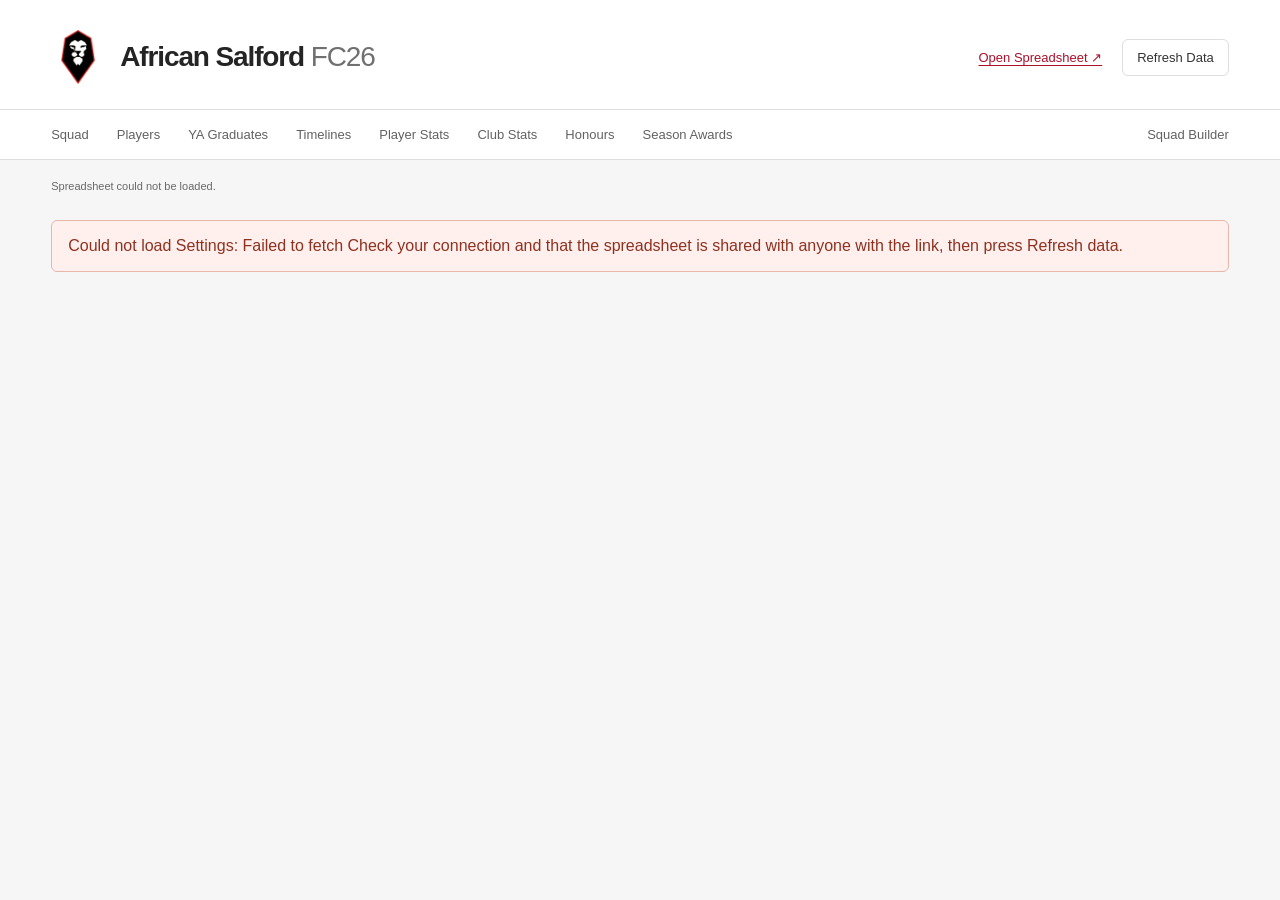
<file: index.html>
<!doctype html>
<html lang="en">
<head>
  <meta charset="utf-8">
  <meta name="viewport" content="width=device-width, initial-scale=1">
  <meta name="theme-color" content="#c8102e">
  <title>African Salford FC26</title>
  <link rel="stylesheet" href="styles.css">
  <script type="module" src="app.js"></script>
</head>
<body>
  <header class="masthead">
    <div class="brand"><img class="club-logo" src="data/logo/salford.png" alt="Salford City"><h1>African Salford <span>FC26</span></h1></div>
    <div class="source"><a href="https://docs.google.com/spreadsheets/d/13Cvuf9mP9oOWTY9i4w54VQyFszhQJTd1oVAE-JrFS_E/edit" target="_blank" rel="noreferrer">Open Spreadsheet ↗</a><button id="refresh" type="button">Refresh Data</button></div>
  </header>
  <nav aria-label="Main navigation">
    <a href="#squad" data-nav="squad">Squad</a>
    <a href="#players" data-nav="players">Players</a>
    <a href="#youth" data-nav="youth">YA Graduates</a>
    <a href="#timelines" data-nav="timelines">Timelines</a>
    <a href="#career" data-nav="career">Player Stats</a>
    <a href="#team" data-nav="team">Club Stats</a>
    <a href="#honours" data-nav="honours">Honours</a>
    <a href="#tots" data-nav="tots">Season Awards</a>
    <a href="#builder" data-nav="builder">Squad Builder</a>
  </nav>
  <main>
    <div id="status" role="status" aria-live="polite">Loading your Google Sheet…</div>
    <div id="error" role="alert" hidden></div>
    <section id="view" aria-busy="true"></section>
  </main>
</body>
</html>
</file>
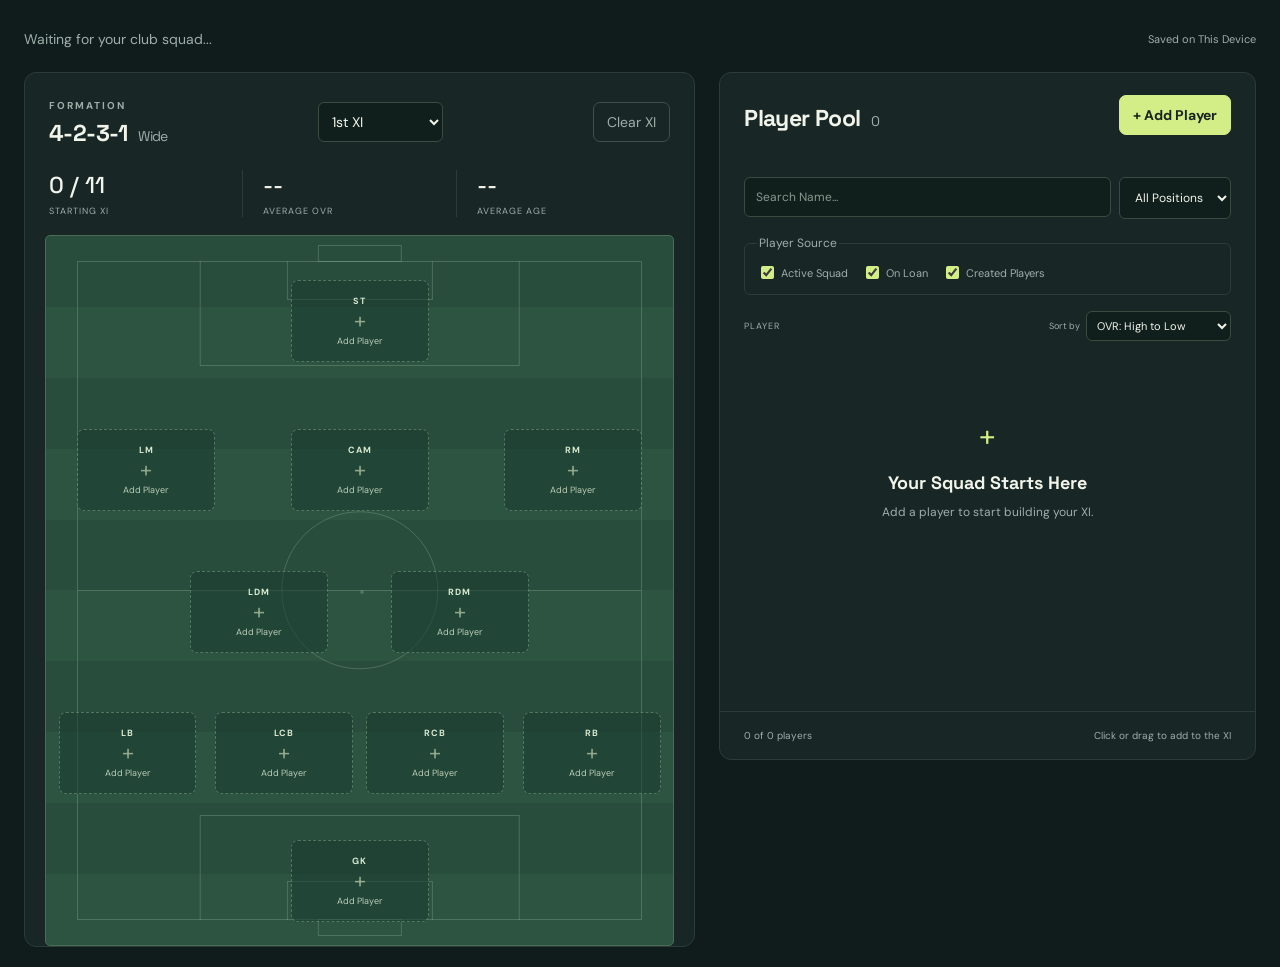
<file: sandbox/index.html>
<!doctype html>
<html lang="en">
<head>
  <meta charset="utf-8">
  <meta name="viewport" content="width=device-width, initial-scale=1">
  <meta name="theme-color" content="#101d1c">
  <title>Squad Builder</title>
  <link rel="stylesheet" href="styles.css">
  <script type="module" src="app.js"></script>
</head>
<body>
  <main>
    <div class="intro"><p id="season-label">Waiting for your club squad...</p><span id="save-state">Saved on This Device</span></div>
    <div id="error" role="alert" hidden></div>
    <div class="workspace">
      <section class="board panel" aria-labelledby="board-heading">
        <div class="panel-heading"><div><span class="eyebrow">FORMATION</span><h3 id="board-heading">4-2-3-1 <span>Wide</span></h3></div><label class="lineup-choice"><span class="sr-only">Select XI</span><select id="lineup-select"><option value="0">1st XI</option><option value="1">2nd XI</option><option value="2">3rd XI</option></select></label><button id="clear" class="subtle" type="button">Clear XI</button></div>
        <div class="stats"><div><strong id="xi-count">0 / 11</strong><span>STARTING XI</span></div><div><strong id="average">--</strong><span>AVERAGE OVR</span></div><div><strong id="average-age">--</strong><span>AVERAGE AGE</span></div></div>
        <div class="pitch" id="pitch" aria-label="4-2-3-1 wide formation">
          <div class="pitch-lines" aria-hidden="true"><div class="halfway"></div><div class="centre-circle"></div><div class="centre-spot"></div><div class="penalty top"></div><div class="penalty bottom"></div><div class="six-yard top"></div><div class="six-yard bottom"></div><div class="goal top"></div><div class="goal bottom"></div></div>
          <div id="slots"></div>
        </div>
        <span id="instruction" class="sr-only" role="status" aria-live="polite"></span>
      </section>
      <aside class="roster panel" aria-labelledby="roster-heading">
        <div class="panel-heading"><h3 id="roster-heading">Player Pool <span id="roster-count">0</span></h3><button id="add-player" class="primary" type="button">+ Add Player</button></div>
        <div class="filters"><label class="search-label"><span class="sr-only">Search Players by Name</span><input id="search" type="search" placeholder="Search Name..."></label><label><span class="sr-only">Filter by Position</span><select id="position-filter"><option value="">All Positions</option></select></label></div>
        <fieldset class="source-filter" id="source-filter"><legend>Player Source</legend><label><input type="checkbox" value="active" checked> Active Squad</label><label><input type="checkbox" value="loan" checked> On Loan</label><label><input type="checkbox" value="created" checked> Created Players</label></fieldset>
        <div class="pool-legend"><span>PLAYER</span><label class="pool-sort">Sort by<select id="pool-sort"><option value="ovr-desc">OVR: High to Low</option><option value="ovr-asc">OVR: Low to High</option><option value="pot-desc">Potential: High to Low</option><option value="age-asc">Age: Young to Old</option><option value="age-desc">Age: Old to Young</option><option value="name-asc">Name: A to Z</option><option value="position-asc">Position</option></select></label></div>
        <div id="player-list" class="player-list"></div>
        <div class="roster-footer"><span id="list-count">0 players</span><span>Click or drag to add to the XI</span></div>
      </aside>
    </div>
  </main>
  <dialog id="player-dialog">
    <form id="player-form">
      <div class="dialog-heading"><h2 id="player-dialog-title">Add Player</h2><button type="button" data-close="player-dialog" aria-label="Close Player Editor">X</button></div>
      <label>Player Name<input name="name" required maxlength="100" autocomplete="off"></label>
      <div class="form-grid"><label>Overall (OVR)<input name="ovr" type="number" min="1" max="99" required></label><label>Potential (POT)<input name="pot" type="number" min="1" max="99"></label><label>Age<input name="age" type="number" min="14" max="60"></label><label>Nation<select name="nation"></select></label></div>
      <fieldset><legend>Positions</legend><div class="form-grid" id="position-fields"></div></fieldset>
      <p id="player-error" class="form-error" role="alert"></p>
      <div class="dialog-actions"><button id="delete-player" class="danger" type="button" hidden>Delete Player</button><button type="button" data-close="player-dialog">Cancel</button><button class="primary" type="submit">Save Player</button></div>
    </form>
  </dialog>
</body>
</html>
</file>
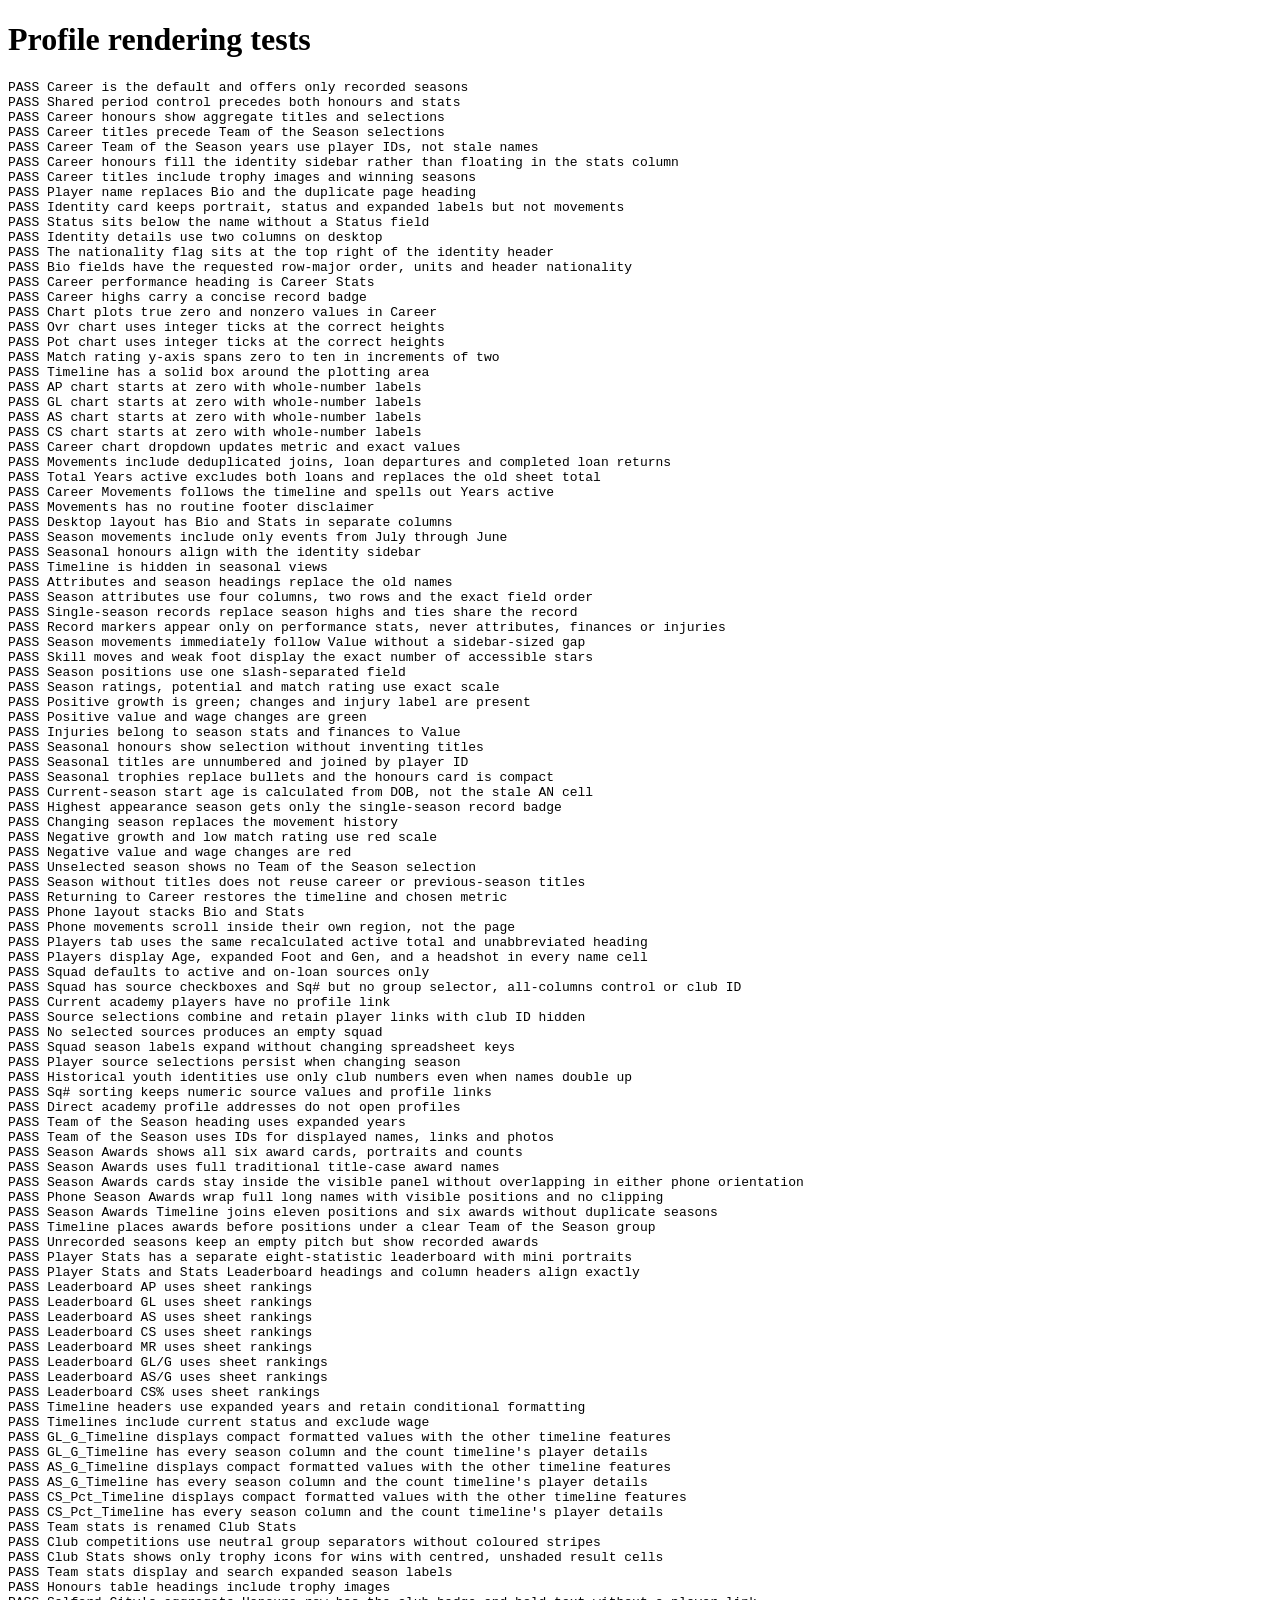
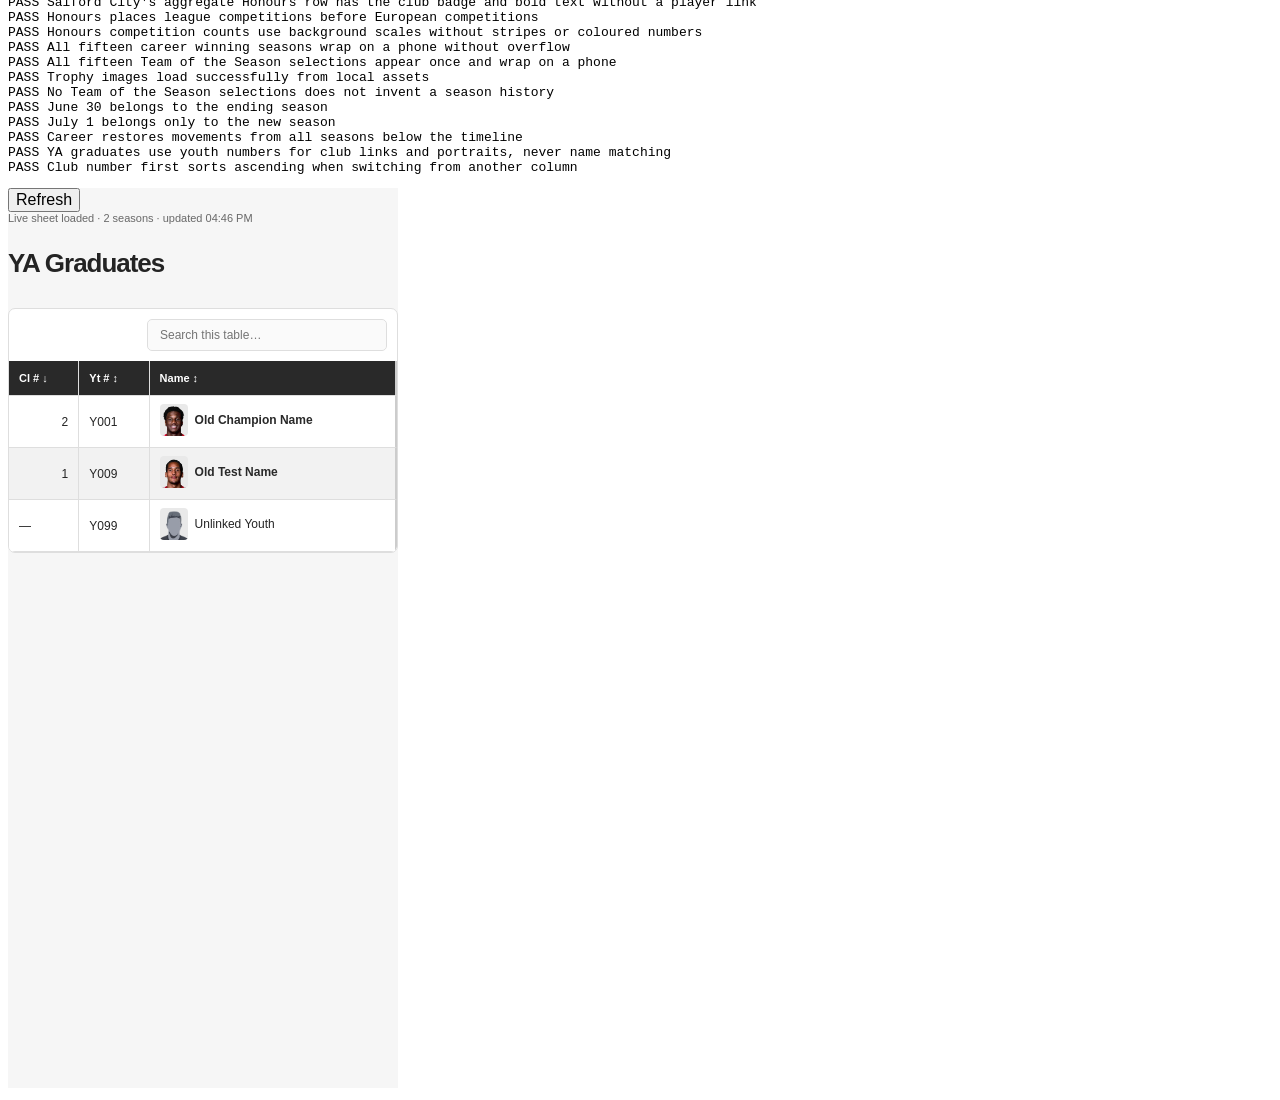
<file: profile-tests.html>
<!doctype html>
<html lang="en">
<head><meta charset="utf-8"><title>Profile tests</title></head>
<body>
<h1>Profile rendering tests</h1>
<pre id="results">Running...</pre>
<script type="module">
const results = [];
const frame = document.createElement("iframe");
frame.style.cssText = "width:1200px;height:900px;border:0";
document.body.append(frame);
const table = (labels, rows) => ({
  cols: labels.map((label, index) => ({ id: `c${index}`, label, type: rows.some(row => typeof row[index] === "number") ? "number" : "string" })),
  rows: rows.map(row => ({ c: row.map(value => ({ v: value })) })),
});
const statsLabels = ["Cl #", "Name", "Pos1", "Pos2", "Pos3", "Pos4", "Ovr", "Pot", "Gr", "AP", "GL", "AS", "CS", "MR", "GL/G", "AS/G", "CS%", "Val", "CV", "Wage", "CW", "Inj Wks"];
const fixtures = {
  Settings: table(["Current date"], [["Date(2026,10,28)"]]),
  Players: table(["Cl #", "Preferred Name", "Full Name", "Age Now", "Gen", "Foot", "Join From"], [[1, "Test Player", "Test Full Name", 22, "Y", "R", "Test Club"]]),
  Start: table(statsLabels, []),
  Youth: table(["Yt #", "Name"], [[1, "Academy Only"]]),
  Players_Stats: table(["Cl #", "Name", "AP", "GL", "MR"], [[1, "Test Player", 30, 8, 7]]),
  Player_Titles: table(["Cl #", "Name", "TotS", "Titles", "League Two"], [[1, "Test Player", 1, 2, 2]]),
  TotS: { cols: [{ id: "A", label: "Season", type: "string" }, { id: "B", label: "RM", type: "string" }, { id: "C", label: "RM", type: "number" }],
    rows: [{ c: [{ v: "25/26" }, { v: "Outdated Name" }, { v: 1 }] }, { c: [{ v: "26/27" }, { v: "Test Player" }, null] }] },
  Titles_Timeline: {
    cols: ["", "", "", "", "League Two", "", "", "FA Cup", "", ""].map((label, index) => ({ id: `t${index}`, label, type: index < 4 ? "number" : "string" })),
    rows: [
      { c: [null, "Name", "Nat", null, "25/26", "26/27", null, null, "26/27", null].map(v => ({ v })) },
      { c: [1, "Old Player Name", null, 22, 1, "-", 1, 1, "-", 1].map(v => ({ v })) },
    ],
  },
  Ratings_Timeline: table(["Cl #", "Name", "25/26", "26/27"], [[1, "Test Player", 70, 71]]),
  "25/26": table(statsLabels, [[1, "Test Player", "RM", "ST", "LM", "RW", 70, 95, 2, 10, 0, 2, 1, 7, 0, 0.2, 0.1, 1000, 100, 500, 50, 2]]),
  "26/27": table(statsLabels, [[1, "Test Player", "RM", "ST", null, null, 71, 95, -1, 20, 8, 2, 3, 4, 0.4, 0.1, 0.15, 1200, -200, 600, -100, 0], [null, "Academy Only", "ST", null, null, null, 60, 80, 0, 0, 0, 0, 0, null, null, null, null, 100, 0, 100, 0, 0]]),
};
const winningSeasons = Array.from({ length: 15 }, (_, index) => `${25 + index}/${26 + index}`);
for (const sheet of ["GL_Timeline", "AS_Timeline", "CS_Timeline"]) {
  fixtures[sheet] = table(["Cl #", "Name", "Nat", "Age", ...winningSeasons, "Total"],
    [[1, "Test Player", "Ghana", 22, 0, 8]]);
}
fixtures.Players.rows.push({ c: [2, "Cup Champion", "Cup Champion", 35, "Y", "R", "Test Club"].map(v => ({ v })) });
fixtures.Player_Titles = table(["Cl #", "Name", "TotS", "Titles", "League Two", "FA Cup"],
  [[1, "Test Player", 1, 2, 1, 1], [2, "Cup Champion", 15, 15, 0, 15], [3, "No Selections", 0, 0, 0, 0]]);
fixtures.Players.rows.push({ c: [3, "No Selections", "No Selections", 22, "Y", "R", "Test Club"].map(v => ({ v })) });
fixtures.TotS.cols.push({ id: "D", label: "GK", type: "number" });
fixtures.TotS.rows.forEach(row => row.c.push({ v: 2 }));
fixtures.TotS.rows.push(...winningSeasons.slice(2).map(season => ({ c: [{ v: season }, null, null, { v: 2 }] })));
fixtures.TotS.rows.push({ c: [{ v: "25/26" }, null, null, { v: 2 }] });
fixtures.Titles_Timeline.cols.splice(9, 0, ...winningSeasons.slice(2).map((season, index) => ({ id: `extra${index}`, label: "", type: "number" })));
fixtures.Titles_Timeline.rows[0].c.splice(9, 0, ...winningSeasons.slice(2).map(v => ({ v })));
fixtures.Titles_Timeline.rows[1].c.splice(9, 0, ...Array.from({ length: 13 }, () => ({ v: 0 })));
fixtures.Titles_Timeline.rows.push({ c: [2, "Cup Champion", null, null, 0, 0, 0, ...Array(15).fill(1), 15].map(v => ({ v })) });
fixtures.Team_Stats = table(["Season", "Division", "W%", "League", "UCL", "FA Cup", "Super Cup", "C. Shield"],
  [["25/26", "League Two", 0.5, 1, "-", "Final", "-", null], ["26/27", "League One", 0.6, null, "Winner", "-", "Winner", "-"]]);
const addFields = (sheet, labels, values) => {
  const fixture = fixtures[sheet];
  const offset = fixture.cols.length;
  fixture.cols.push(...labels.map((label, index) => ({ id: `c${offset + index}`, label, type: "string" })));
  fixture.rows.forEach((row, index) => row.c.push(...(values[index] || labels.map(() => null)).map(v => ({ v }))));
};
addFields("Players", ["DOB", "Yrs Active", "Yt #"], [["01/01/2000", 999, "Y009"], [null, null, "Y001"]]);
fixtures.Youth = table(["Yt #", "Name"], [["Y001", "Old Champion Name"], ["Y009", "Old Test Name"], ["Y099", "Unlinked Youth"]]);
const movementLabels = ["Join Date", "Join From", "Join Age", "Join Fee", "Join Type", "Dep Date", "Dep To", "Dep Age", "Dep Fee", "Dep Type"];
fixtures.Start = table(["Cl #", "Name", ...movementLabels],
  [[1, "Test Player", "Date(2025,0,1)", "Test Club", 25, "€1,200,000", "Transfer"]]);
addFields("25/26", movementLabels, [["01/01/2025", "Test Club", 25, "€1,200,000", null, "01/07/2025", "Loan Club", 25, "€0", "Loan 6m"]]);
addFields("26/27", movementLabels, [[null, null, null, null, null, "01/08/2026", "Second Loan Club", 26, "€0", "Loan 1yr"]]);
addFields("25/26", ["SM", "WF"], [[3, 4]]);
addFields("26/27", ["SM", "WF"], [[5, 2]]);
addFields("25/26", ["Age", "AN"], [[21, 22]]);
addFields("26/27", ["Age", "AN"], [[22, 23], [16, null]]);
fixtures.Players.rows.push({ c: fixtures.Players.cols.map(column => ({ v: ({
  "Cl #": 4, "Preferred Name": "Boundary Player", "Full Name": "Boundary Player",
})[column.label] ?? null })) });
fixtures.Start.rows.push({ c: fixtures.Start.cols.map(column => ({ v: ({
  "Cl #": 4, Name: "Boundary Player", "Join Date": "30/06/2026",
})[column.label] ?? null })) });
for (const season of ["25/26", "26/27"]) {
  fixtures[season].rows.push({ c: fixtures[season].cols.map(column => ({ v: ({
    "Cl #": 4, Name: "Boundary Player",
    "Dep Date": season === "26/27" ? "01/07/2026" : null,
    "Dep Type": season === "26/27" ? "Transfer" : null,
  })[column.label] ?? null })) });
}
addFields("26/27", ["Pl #"], [[7], [8], [9]]);
addFields("25/26", ["Pl #", "Yt#"], [[7, null]]);
fixtures["25/26"].rows.push(...[
  { "Cl #": 2, Name: "Test Player", "Yt#": "Y002", Age: 17, AN: 18, Pos1: "GK", Ovr: 60, Pot: 80 },
  { Name: "Test Player", Age: 16, Pos1: "ST", Ovr: 50, Pot: 70 },
].map(values => ({ c: fixtures["25/26"].cols.map(column => ({ v: values[column.label] ?? null })) })));
fixtures["26/27"].rows.push({ c: fixtures["26/27"].cols.map(column => ({ v: ({
  "Cl #": 2, Name: "Cup Champion", "Pl #": 10, Pos1: "ST", Ovr: 70, Pot: 80,
})[column.label] ?? null })) });
const awardPositions = ["GK", "RB", "RCB", "LCB", "LB", "RDM", "LDM", "RM", "LM", "CAM", "ST"];
const awardRow = (season, entries, ids) => {
  const values = Array(33).fill(null);
  values[0] = season;
  for (const [label, name] of Object.entries(entries)) values[awardPositions.indexOf(label) + 1] = name;
  values[21] = season;
  awardPositions.forEach((position, index) => { values[22 + index] = ids[position] ?? null; });
  return values;
};
fixtures.Season_Awards = table(Array(33).fill(""), [
  ["ToTS"], [null, ...awardPositions],
  ...fixtures.TotS.rows.map(row => awardRow(row.c[0].v, { RM: row.c[1]?.v, GK: "Cup Champion" }, { RM: row.c[2]?.v, GK: row.c[3]?.v })),
  ["Other"], [null, "Captain", "PotS", "YPotS", "Top Scorer", "Top Assists", "Most CS"],
  ["25/26", "Test Player", "Cup Champion", null, "Test Player (8)", null, "Test Player, Cup Champion (3)"],
  ["26/27", null, null, null, "Cup Champion (2)"],
]);
addFields("Players", ["Nat", "Height", "Weight", "Birthplace", "Body Type"], [["Tanzania", 180, 75, "Test City", "Lean"]]);
addFields("Player_Titles", ["Champions League"], [[0], [0], [0]]);
fixtures.Player_Titles.rows.push({ c: fixtures.Player_Titles.cols.map(column => ({ v: ({
  Name: "SALFORD CITY", Titles: 2, TotS: 0, "League Two": 1, "FA Cup": 1, "Champions League": 0,
})[column.label] ?? null })) });
for (const season of ["25/26", "26/27"]) {
  for (const [label, text] of [["GL/G", season === "25/26" ? "0.00" : "0.40"],
    ["AS/G", season === "25/26" ? "0.20" : "0.10"], ["CS%", season === "25/26" ? "10%" : "15%"]]) {
    fixtures[season].rows[0].c[fixtures[season].cols.findIndex(column => column.label === label)].f = text;
  }
}
const leaderboardRows = [[], [], [], [], []];
for (let group = 0; group < 4; group++) {
  const offset = 14 + group * 5;
  for (const header of [0, 3]) {
    leaderboardRows[header][offset + 1] = "Name";
    leaderboardRows[header][offset + 2] = "Pos";
    leaderboardRows[header + 1][offset] = 1;
    leaderboardRows[header + 1][offset + 1] = "Test Player";
    leaderboardRows[header + 1][offset + 2] = "RM";
    leaderboardRows[header + 1][offset + 3] = 8;
  }
}
fixtures.Players_Stats.cols.push(...Array.from({ length: 34 - fixtures.Players_Stats.cols.length }, (_, index) => ({ id: `lb${index}`, label: "", type: "string" })));
leaderboardRows.forEach((values, index) => {
  const row = fixtures.Players_Stats.rows[index] || { c: [] };
  values.forEach((value, offset) => { if (value !== undefined) row.c[offset] = { v: value }; });
  fixtures.Players_Stats.rows[index] = row;
});
const setup = `
window.addEventListener("error", event => { document.querySelector("#error").textContent = event.message; });
window.addEventListener("unhandledrejection", event => { document.querySelector("#error").textContent = String(event.reason); });
window.fetch = async input => {
  const sheet = new URL(input).searchParams.get("sheet");
  const fixtures = ${JSON.stringify(fixtures)};
  return new Response(JSON.stringify({status:"ok",table:fixtures[sheet] || {cols:[],rows:[]}}));
};
try {
  history.replaceState(null, "", "about:srcdoc#player/1");
  await import("./app.js");
} catch (error) { document.querySelector("#error").textContent = String(error); }
`;
frame.srcdoc = `<base href="${new URL(".", location.href)}"><link rel="stylesheet" href="styles.css"><button id="refresh">Refresh</button><div id="status"></div><div id="error" hidden></div><section id="view"></section><script type="module">${setup}<\/script>`;
const assert = (value, message) => { if (!value) throw new Error(message); };
const test = (name, check) => {
  try { check(); results.push(`PASS ${name}`); }
  catch (error) { results.push(`FAIL ${name}: ${error.message}`); }
};
try {
  await new Promise((resolve, reject) => {
    const deadline = Date.now() + 10000;
    const timer = setInterval(() => {
      if (frame.contentDocument.querySelector(".profile-layout")) { clearInterval(timer); resolve(); }
      else if (Date.now() > deadline) { clearInterval(timer); reject(new Error(frame.contentDocument.querySelector("#error").textContent || "Profile did not render")); }
    }, 30);
  });
  const doc = frame.contentDocument;
  const period = () => doc.querySelector(".profile-toolbar select");
  const choose = (control, value) => { control.value = value; control.dispatchEvent(new frame.contentWindow.Event("change", { bubbles: true })); };
  const { titleCase } = await import("./data.js");
  const stat = label => [...doc.querySelectorAll(".profile-stats > div")].find(item => item.querySelector("dt").textContent === titleCase(label === "Overall growth" ? "Growth" : label));
  test("Career is the default and offers only recorded seasons", () => assert([...period().options].map(option => option.text).join() === "Career,2025-26,2026-27", "Unexpected periods"));
  test("Shared period control precedes both honours and stats", () => assert(
    doc.querySelector(".profile-toolbar").compareDocumentPosition(doc.querySelector(".profile-layout")) & Node.DOCUMENT_POSITION_FOLLOWING,
    "Period control should be above both columns"));
  test("Career honours show aggregate titles and selections", () => assert(doc.querySelector(".profile-honour-totals").textContent.includes("Total Titles2") && doc.querySelector(".profile-honour-totals").textContent.includes("Selections1"), "Career totals missing"));
  test("Career titles precede Team of the Season selections", () => assert(doc.querySelector(".profile-honour-totals dt").textContent === "Total Titles", "Titles should be first"));
  test("Career Team of the Season years use player IDs, not stale names", () => assert(
    doc.querySelector(".tots-seasons").textContent === "2025-26", "Wrong selection seasons"));
  test("Career honours fill the identity sidebar rather than floating in the stats column", () => assert(
    doc.querySelector(".profile-bio .honours-section") &&
    Math.abs(doc.querySelector(".honours-section").getBoundingClientRect().width - doc.querySelector(".bio-header").parentElement.getBoundingClientRect().width) <= 1,
    "Honours do not align with the identity card"));
  test("Career titles include trophy images and winning seasons", () => assert(
    doc.querySelector(".profile-honours .title-icon").getAttribute("src") === "data/titles/league-two.png" &&
    doc.querySelector(".honour-seasons").textContent === "2025-26", "Missing trophy or seasons"));
  test("Player name replaces Bio and the duplicate page heading", () => assert(
    doc.querySelectorAll("#view h2").length === 1 && doc.querySelector(".bio-header h2").textContent === "Test Player" &&
    ![...doc.querySelectorAll("#view h3")].some(heading => heading.textContent === "Bio" || heading.textContent === "Stats & Honours"),
    "Obsolete or duplicate headings"));
  test("Identity card keeps portrait, status and expanded labels but not movements", () => {
    const identity = doc.querySelector(".bio-header").parentElement;
    assert(identity.querySelector(".portrait") && identity.querySelector(".status-badge") &&
      identity.querySelector(".bio-club-number").textContent === "#1" && identity.textContent.includes("GeneratedYes") &&
      identity.textContent.includes("FootRight") && !identity.textContent.includes("Test Club"), "Identity content incorrect");
  });
  test("Status sits below the name without a Status field", () => assert(
    doc.querySelector(".bio-identity h2 + .status-badge") &&
    ![...doc.querySelectorAll(".profile-bio dt")].some(term => term.textContent === "Status"),
    "Status should be a badge beneath the name"));
  test("Identity details use two columns on desktop", () => assert(
    frame.contentWindow.getComputedStyle(doc.querySelector(".bio-header + .details")).gridTemplateColumns.split(" ").length === 2,
    "Identity details are too tall"));
  test("The nationality flag sits at the top right of the identity header", () => {
    const header = doc.querySelector(".bio-header").getBoundingClientRect();
    const flag = doc.querySelector(".bio-nationality").getBoundingClientRect();
    assert(flag.top - header.top < 25 && header.right - flag.right < 25 &&
      doc.querySelector(".bio-nationality").parentElement.classList.contains("bio-header"), "Flag is not top-right");
    assert(Math.abs(flag.top - doc.querySelector(".bio-club-number").getBoundingClientRect().top) < 3,
      "Flag and club number are not vertically aligned");
  });
  test("Bio fields have the requested row-major order, units and header nationality", () => assert(
    [...doc.querySelectorAll(".bio-header + .details dt")].map(term => term.textContent).join("|") ===
      "Full Name|Age|DOB|Birthplace|Height|Weight|Body Type|Foot|Years Active|Generated" &&
    doc.querySelector(".bio-nationality").getAttribute("aria-label") === "Tanzania" &&
    doc.querySelector(".bio-header + .details").textContent.includes("180 cm") &&
    doc.querySelector(".bio-header + .details").textContent.includes("75 kg"), "Wrong bio layout"));
  test("Career performance heading is Career Stats", () => assert(stat("Appearances").closest("section").querySelector("h3").textContent === "Career Stats", "Wrong career heading"));
  test("Career highs carry a concise record badge", () => assert(
    stat("Appearances").querySelector(".record-badge")?.textContent === "Career Record" &&
    stat("Goals").querySelector(".record-badge")?.textContent === "Career Record", "Missing career records"));
  test("Chart plots true zero and nonzero values in Career", () => assert(doc.querySelectorAll(".chart-dot").length === 2 && doc.querySelectorAll(".chart-line").length === 1 && doc.querySelector(".chart-values").textContent.includes("2025-260"), "Chart values incorrect"));
  for (const metric of ["Ovr", "Pot"]) {
    choose(doc.querySelector(".profile-chart select"), metric);
    test(`${metric} chart uses integer ticks at the correct heights`, () => {
      const labels = [...doc.querySelectorAll(".chart-y-label")];
      assert(labels.length === 5 && labels.every(label => /^\d+$/.test(label.textContent) &&
        Math.abs(Number(label.getAttribute("y")) - (210 - (Number(label.textContent) - 50) * 176 / 50)) < 0.001) &&
        labels[0].textContent === "50" && labels.at(-1).textContent === "100",
        "Rating ticks must be whole numbers and align with their actual values");
    });
  }
  choose(doc.querySelector(".profile-chart select"), "MR");
  test("Match rating y-axis spans zero to ten in increments of two", () => assert(
    [...doc.querySelectorAll(".chart-y-label")].map(label => label.textContent).join() === "0.0,2.0,4.0,6.0,8.0,10.0",
    "Match rating ticks must increase by two"));
  test("Timeline has a solid box around the plotting area", () => {
    const border = doc.querySelector(".chart-border");
    const style = frame.contentWindow.getComputedStyle(border);
    assert(border.getAttribute("x") === "66" && border.getAttribute("y") === "30" &&
      border.getAttribute("width") === "540" && border.getAttribute("height") === "176" &&
      style.fill === "none" && style.stroke === "rgb(51, 51, 51)" && style.strokeDasharray === "none",
      "Plot border missing or not solid");
  });
  choose(doc.querySelector(".profile-chart select"), "AP");
  for (const metric of ["AP", "GL", "AS", "CS"]) {
    choose(doc.querySelector(".profile-chart select"), metric);
    test(`${metric} chart starts at zero with whole-number labels`, () => {
      const labels = [...doc.querySelectorAll(".chart-y-label")].map(label => label.textContent);
      assert(labels[0] === "0" && labels.every(label => /^\d+$/.test(label)), "Fractional count ticks");
    });
  }
  choose(doc.querySelector(".profile-chart select"), "AP");
  test("Career chart dropdown updates metric and exact values", () => assert(doc.querySelector(".profile-chart svg").getAttribute("aria-label") === "Appearances by season" && doc.querySelector(".chart-values").textContent.includes("2026-2720"), "Chart did not update"));
  test("Movements include deduplicated joins, loan departures and completed loan returns", () => {
    const rows = [...doc.querySelectorAll(".profile-movements tbody tr")].map(row => [...row.cells].map(cell => cell.textContent));
    assert(rows.length === 4 && rows[0].join("|") === "Joined|01/01/2025|Test Club|25|€1,200,000|Transfer|0.5" &&
      rows[1][5] === "6-month loan" && rows[1][6] === "-" &&
      rows[2].join("|") === "Returned from loan|01/01/2026|Loan Club|26|-|Loan return|0.6" &&
      rows[3][5] === "1-year loan" && rows[3][6] === "-", `Wrong movement rows: ${JSON.stringify(rows)}`);
  });
  test("Total Years active excludes both loans and replaces the old sheet total", () => assert(
    doc.querySelector(".profile-bio").textContent.includes("Years Active1.1") &&
    !doc.querySelector(".profile-bio").textContent.includes("999"), "Incorrect active total"));
  test("Career Movements follows the timeline and spells out Years active", () => assert(
    doc.querySelector(".profile-main > .profile-movements") &&
    doc.querySelector(".profile-movements").previousElementSibling.classList.contains("profile-chart") &&
    doc.querySelector(".profile-movements thead").textContent.includes("Years Active"), "Wrong movement layout or labels"));
  test("Movements has no routine footer disclaimer", () => assert(
    !doc.querySelector(".profile-movements > .profile-note"), "Unwanted movement footer"));
  test("Desktop layout has Bio and Stats in separate columns", () => assert(frame.contentWindow.getComputedStyle(doc.querySelector(".profile-layout")).gridTemplateColumns.split(" ").length === 2, "Not two columns"));
  choose(period(), "25/26");
  test("Season movements include only events from July through June", () => assert(
    [...doc.querySelectorAll(".profile-movements tbody tr")].map(row => row.cells[1].textContent).join() === "01/07/2025,01/01/2026",
    "Movements leaked from another season"));
  test("Seasonal honours align with the identity sidebar", () => assert(
    doc.querySelector(".profile-bio .honours-section") &&
    doc.querySelector(".honours-section").getBoundingClientRect().height <= 110,
    "Season card is misplaced or too tall"));
  test("Timeline is hidden in seasonal views", () => assert(!doc.querySelector(".profile-chart"), "Seasonal timeline should be hidden"));
  test("Attributes and season headings replace the old names", () => assert(
    stat("Positions").closest("section").querySelector("h3").textContent === "Attributes" &&
    stat("Appearances").closest("section").querySelector("h3").textContent === "2025-26", "Wrong seasonal headings"));
  test("Season attributes use four columns, two rows and the exact field order", () => assert(
    [...doc.querySelectorAll(".profile-attributes dt")].map(term => term.textContent).join("|") ===
      "Positions|Age at Season Start|Skill Moves|Weak Foot|Overall Rating|Potential|Growth" &&
    stat("Age at Season Start").querySelector("dd").textContent === "25" &&
    frame.contentWindow.getComputedStyle(doc.querySelector(".profile-attributes")).gridTemplateColumns.split(" ").length === 4,
    "Wrong attribute order, layout or age"));
  test("Single-season records replace season highs and ties share the record", () => assert(
    stat("Appearances").querySelector(".record-badge")?.textContent === "Season High" &&
    stat("Assists").querySelector(".record-badge")?.textContent === "Single-Season Record" &&
    !stat("Weeks injured").querySelector(".record-badge"), "Incorrect seasonal badges"));
  test("Record markers appear only on performance stats, never attributes, finances or injuries", () => {
    for (const label of ["Overall rating", "Potential", "Growth", "Market value", "Wage", "Change in value", "Change in wage", "Weeks injured"]) {
      assert(!stat(label)?.querySelector(".record-badge"), `Unexpected record marker on ${label}`);
    }
    assert([...doc.querySelectorAll(".record-badge")].every(badge =>
      ["Appearances", "Goals", "Assists", "Clean Sheets", "Average Match Rating", "Goals per Game", "Assists per Game", "Clean Sheet Percentage"]
        .includes(badge.parentElement.querySelector("dt").textContent)), "Non-performance record marker");
  });
  test("Season movements immediately follow Value without a sidebar-sized gap", () => {
    const movements = doc.querySelector(".profile-movements");
    const previous = movements.previousElementSibling;
    assert(previous.querySelector("h3").textContent === "Value" &&
      movements.getBoundingClientRect().top - previous.getBoundingClientRect().bottom <= 24,
      "Movement table is pushed down by the sidebar");
  });
  test("Skill moves and weak foot display the exact number of accessible stars", () => assert(
    stat("Skill moves").querySelector("dd").textContent === "\u2605\u2605\u2605" &&
    stat("Weak foot").querySelector("dd").textContent === "\u2605\u2605\u2605\u2605" &&
    stat("Skill moves").querySelector('[aria-label="3 stars"]'), "Star ratings incorrect"));
  test("Season positions use one slash-separated field", () => assert(stat("Positions").querySelector("dd").textContent === "RM/ST/LM/RW" && !stat("Primary position"), "Positions not combined"));
  test("Season ratings, potential and match rating use exact scale", () => assert(stat("Overall rating").style.backgroundColor === "rgb(255, 255, 255)" && stat("Potential").style.backgroundColor === "rgb(87, 187, 138)" && stat("Average match rating").style.backgroundColor === "rgb(255, 255, 255)", "Wrong scale"));
  test("Positive growth is green; changes and injury label are present", () => assert(stat("Overall growth").style.color === "rgb(0, 169, 49)" && stat("Change in value") && stat("Change in wage") && stat("Weeks injured"), "Missing seasonal detail"));
  test("Positive value and wage changes are green", () => assert(stat("Change in value").style.color === "rgb(0, 169, 49)" && stat("Change in wage").style.color === "rgb(0, 169, 49)", "Positive changes not green"));
  test("Injuries belong to season stats and finances to Value", () => assert(stat("Weeks injured").closest("section").querySelector("h3").textContent === "2025-26" && stat("Change in value").closest("section").querySelector("h3").textContent === "Value", "Wrong stat grouping"));
  test("Seasonal honours show selection without inventing titles", () => assert(doc.querySelector(".profile-bio").textContent.includes("Team of the SeasonYes") && !doc.querySelector(".profile-honour-totals"), "Incorrect seasonal honours"));
  test("Seasonal titles are unnumbered and joined by player ID", () => assert(
    [...doc.querySelectorAll(".season-titles li")].map(item => item.textContent).join(",") === "League Two,FA Cup" &&
    !doc.querySelector(".season-titles dd"), "Season titles missing or numbered"));
  test("Seasonal trophies replace bullets and the honours card is compact", () => assert(
    doc.querySelectorAll(".season-titles .title-icon").length === 2 &&
    frame.contentWindow.getComputedStyle(doc.querySelector(".season-titles")).listStyleType === "none" &&
    doc.querySelector(".honours-section").getBoundingClientRect().height <= 130, "Honours are too spacious or missing icons"));
  choose(period(), "26/27");
  test("Current-season start age is calculated from DOB, not the stale AN cell", () => assert(
    stat("Age at Season Start").querySelector("dd").textContent === "26", "Current season age is stale"));
  test("Highest appearance season gets only the single-season record badge", () => assert(
    stat("Appearances").querySelectorAll(".record-badge").length === 1 &&
    stat("Appearances").querySelector(".record-badge").textContent === "Single-Season Record", "Redundant record labels"));
  test("Changing season replaces the movement history", () => assert(
    [...doc.querySelectorAll(".profile-movements tbody tr")].map(row => row.cells[1].textContent).join() === "01/08/2026",
    "Previous season movements remain"));
  test("Negative growth and low match rating use red scale", () => assert(stat("Overall growth").style.color === "rgb(255, 0, 0)" && stat("Average match rating").style.backgroundColor === "rgb(230, 124, 115)", "Negative formatting incorrect"));
  test("Negative value and wage changes are red", () => assert(stat("Change in value").style.color === "rgb(255, 0, 0)" && stat("Change in wage").style.color === "rgb(255, 0, 0)", "Negative changes not red"));
  test("Unselected season shows no Team of the Season selection", () => assert(doc.querySelector(".profile-bio").textContent.includes("Team of the SeasonNo"), "Wrong selection"));
  test("Season without titles does not reuse career or previous-season titles", () => assert(!doc.querySelector(".season-titles") && doc.querySelector(".profile-bio").textContent.includes("No titles won this season."), "Titles carried into wrong season"));
  choose(period(), "Total");
  test("Returning to Career restores the timeline and chosen metric", () => assert(
    doc.querySelector(".profile-chart select").value === "AP" &&
    stat("Appearances").closest("section").querySelector("h3").textContent === "Career Stats", "Career did not restore"));
  frame.style.width = "390px";
  await new Promise(resolve => setTimeout(resolve, 50));
  test("Phone layout stacks Bio and Stats", () => assert(frame.contentWindow.getComputedStyle(doc.querySelector(".profile-layout")).gridTemplateColumns.split(" ").length === 1, "Phone columns not stacked"));
  test("Phone movements scroll inside their own region, not the page", () => assert(
    doc.querySelector(".profile-movements .table-scroll").scrollWidth > doc.querySelector(".profile-movements .table-scroll").clientWidth &&
    doc.documentElement.scrollWidth <= frame.clientWidth, "Movement table causes page overflow"));
  frame.contentWindow.location.hash = "#players";
  await new Promise(resolve => setTimeout(resolve, 50));
  test("Players tab uses the same recalculated active total and unabbreviated heading", () => {
    const index = [...doc.querySelectorAll("th")].findIndex(th => th.textContent.includes("Years Active"));
    const row = [...doc.querySelectorAll("tbody tr")].find(row => row.querySelector('a[href="#player/1"]'));
    assert(index >= 0 && row.cells[index].textContent === "1.1", "Players total differs from profile");
  });
  test("Players display Age, expanded Foot and Gen, and a headshot in every name cell", () => assert(
    doc.querySelector('th button[title="Age"]').textContent.startsWith("Age ") &&
    !doc.querySelector("thead").textContent.includes("Age Now") &&
    doc.querySelector("tbody").textContent.includes("Right") &&
    doc.querySelector("tbody").textContent.includes("Yes") &&
    [...doc.querySelectorAll("tbody .name-column")].every(cell => cell.querySelector("img")), "Wrong player table display"));
  frame.contentWindow.location.hash = "#squad";
  await new Promise(resolve => setTimeout(resolve, 50));
  const sourceInput = label => [...doc.querySelectorAll(".player-sources label")].find(item => item.textContent === titleCase(label)).querySelector("input");
  const toggleSource = label => { const input = sourceInput(label); input.checked = !input.checked; input.dispatchEvent(new frame.contentWindow.Event("change")); };
  test("Squad defaults to active and on-loan sources only", () => assert(
    sourceInput("Active squad").checked && sourceInput("On loan").checked &&
    !sourceInput("Departed").checked && !sourceInput("Youth academy").checked &&
    !doc.querySelector("tbody").textContent.includes("Academy Only") &&
    doc.querySelector('tbody a[href="#player/1"]') && doc.querySelector('tbody a[href="#player/2"]'),
    "Wrong default sources"));
  test("Squad has source checkboxes and Sq# but no group selector, all-columns control or club ID", () => assert(
    doc.querySelectorAll(".player-sources input").length === 4 && doc.querySelectorAll("#view select").length === 1 &&
    !doc.querySelector(".view-options") && !doc.querySelector("thead").textContent.includes("Cl #") &&
    doc.querySelector("thead").textContent.includes("Sq#") &&
    doc.querySelector('th button[title="Squad Number"]'), "Squad columns or controls incorrect"));
  toggleSource("Youth academy");
  test("Current academy players have no profile link", () => {
    const row = [...doc.querySelectorAll("tbody tr")].find(row => row.textContent.includes("Academy Only"));
    assert(row && !row.querySelector("a"), "Academy row has a profile link");
    assert(doc.querySelector('a[href="#player/1"]'), "Senior profile link was removed");
  });
  toggleSource("Departed");
  test("Source selections combine and retain player links with club ID hidden", () => assert(
    doc.querySelector('tbody a[href="#player/4"]') && doc.querySelector('tbody a[href="#player/2"]'),
    "Combined sources missing players"));
  for (const source of ["Active squad", "On loan", "Departed", "Youth academy"]) toggleSource(source);
  test("No selected sources produces an empty squad", () => assert(doc.querySelector("tbody").textContent === "No matching rows.", "Unexpected players with no sources"));
  toggleSource("Active squad");
  toggleSource("On loan");
  test("Squad season labels expand without changing spreadsheet keys", () => assert(
    doc.querySelector("#view select").selectedOptions[0].textContent === "2026-27" &&
    doc.querySelector("#view select").value === "26/27", "Season key or label incorrect"));
  const squadSeason = doc.querySelector("#view select");
  choose(squadSeason, "25/26");
  test("Player source selections persist when changing season", () => assert(
    sourceInput("Active squad").checked && sourceInput("On loan").checked &&
    !sourceInput("Departed").checked && !sourceInput("Youth academy").checked, "Sources reset on season change"));
  toggleSource("Youth academy");
  test("Historical youth identities use only club numbers even when names double up", () => {
    const nameRows = [...doc.querySelectorAll("tbody tr")].filter(row =>
      row.querySelector(".name-column")?.textContent === "Test Player");
    const identities = nameRows.map(row => row.querySelector("a")?.getAttribute("href") || null);
    assert(identities.includes("#player/1") && identities.includes("#player/2") && identities.includes(null),
      `Names overrode club numbers: ${JSON.stringify(identities)}`);
    const youth = nameRows.find(row => row.querySelector('a[href="#player/2"]'));
    const age = [...doc.querySelectorAll("th button")].find(button => button.title === "Age").parentElement.cellIndex;
    assert(youth.querySelector("img").getAttribute("src").includes("002.") && youth.cells[age].textContent === "17" &&
      youth.querySelector(".status-badge").textContent === "Youth Academy", "Youth age, portrait or historical status incorrect");
  });
  toggleSource("Youth academy");
  choose(doc.querySelector("#view select"), "26/27");
  const squadNumberHeader = [...doc.querySelectorAll("th button")].find(button => button.title === "Squad Number");
  squadNumberHeader.click();
  if (squadNumberHeader.parentElement.getAttribute("aria-sort") === "descending") squadNumberHeader.click();
  test("Sq# sorting keeps numeric source values and profile links", () => assert(
    doc.querySelector("tbody tr").cells[squadNumberHeader.parentElement.cellIndex].textContent === "7" &&
    doc.querySelector('tbody tr a[href="#player/1"]'), "Squad number sorting or identity lost"));
  frame.contentWindow.location.hash = "#player/name:Academy Only";
  await new Promise(resolve => setTimeout(resolve, 50));
  test("Direct academy profile addresses do not open profiles", () => assert(doc.querySelector("h2").textContent === "Player not found" && !doc.querySelector(".profile-layout"), "Academy profile still accessible"));
  frame.contentWindow.location.hash = "#tots";
  frame.style.width = "1200px";
  await new Promise(resolve => setTimeout(resolve, 50));
  const lineupSeason = doc.querySelector("#view select");
  lineupSeason.value = "25/26"; lineupSeason.dispatchEvent(new frame.contentWindow.Event("change"));
  test("Team of the Season heading uses expanded years", () => assert(doc.querySelector(".formation-title").textContent === "2025-26", "Short season heading"));
  test("Team of the Season uses IDs for displayed names, links and photos", () => {
    const card = doc.querySelector('[data-position="RM"]');
    assert(card.querySelector('a[href="#player/1"]')?.textContent === "Test Player" &&
      card.querySelector("img").getAttribute("src").includes("001.") &&
      !card.textContent.includes("Outdated Name"), `ID-based lineup failed: ${card.innerHTML}`);
  });
  test("Season Awards shows all six award cards, portraits and counts", () => assert(
    doc.querySelectorAll(".award-card").length === 6 &&
    doc.querySelector(".award-card a").getAttribute("href") === "#player/1" &&
    doc.querySelector(".award-card img") &&
    doc.querySelector(".season-awards-other").textContent.includes("(8)") &&
    doc.querySelectorAll(".award-card:last-child .table-player").length === 2, "Missing awards"));
  test("Season Awards uses full traditional title-case award names", () => assert(
    [...doc.querySelectorAll(".award-card h3")].map(term => term.textContent).join("|") ===
      "Captain:|Player of the Season:|Young Player of the Season:|Top Scorer:|Top Assists:|Most Clean Sheets:",
    "Abbreviated award names remain"));
  test("Season Awards cards stay inside the visible panel without overlapping in either phone orientation", () => {
    for (const width of [1920, 1366, 1024, 932, 844, 740, 650, 430, 390, 320]) {
      frame.style.width = `${width}px`;
      const panel = doc.querySelector(".formation-panel").getBoundingClientRect();
      const cards = [...doc.querySelectorAll(".formation-player")].map(node => node.getBoundingClientRect());
      assert(cards.every((card, index) => card.left >= panel.left && card.right <= panel.right &&
        cards.slice(index + 1).every(other =>
        card.right <= other.left || other.right <= card.left || card.bottom <= other.top || other.bottom <= card.top)),
        `Pitch player cards overlap at ${width}px`);
    }
    frame.style.width = "1200px";
  });
  test("Phone Season Awards wrap full long names with visible positions and no clipping", () => {
    const links = [...doc.querySelectorAll(".formation-name .player-link")];
    const originalNames = links.map(link => link.textContent);
    try {
      for (const link of links) link.textContent = "Babajide Nathaniel David Akintola";
      for (const width of [320, 390, 650, 844]) {
        frame.style.width = `${width}px`;
        for (const link of links) {
          const rect = link.getBoundingClientRect();
          const card = link.closest(".formation-player").getBoundingClientRect();
          assert(link.scrollWidth <= link.clientWidth + 1 && link.scrollHeight <= link.clientHeight + 1 &&
            rect.left >= card.left && rect.right <= card.right && rect.bottom <= card.bottom &&
            frame.contentWindow.getComputedStyle(link.closest(".formation-player").querySelector(".formation-position")).display !== "none",
            `Name clipped or position hidden at ${width}px`);
        }
      }
    } finally {
      links.forEach((link, index) => { link.textContent = originalNames[index]; });
      frame.style.width = "1200px";
    }
  });
  choose(doc.querySelector("#view select"), "Timeline");
  test("Season Awards Timeline joins eleven positions and six awards without duplicate seasons", () => assert(
    doc.querySelectorAll('th[scope="col"]').length === 18 &&
    doc.querySelectorAll("tbody tr").length === 15 &&
    doc.querySelector("tbody").textContent.includes("Test Player") &&
    doc.querySelector("tbody img"), "Wrong awards timeline"));
  test("Timeline places awards before positions under a clear Team of the Season group", () => {
    const columns = [...doc.querySelectorAll('th[scope="col"] button')].map(button => button.textContent.replace(/ [↕↑↓]$/, ""));
    const groups = [...doc.querySelectorAll('th[scope="colgroup"]')];
    assert(columns.slice(0, 8).join("|") ===
      "Season|Captain|Player of the Season|Young Player of the Season|Top Scorer|Top Assists|Most Clean Sheets|GK" &&
      groups.at(-1).textContent === "Team of the Season" && groups.at(-1).colSpan === 11,
      "Award order or ToTS group heading incorrect");
  });
  choose(doc.querySelector("#view select"), "26/27");
  test("Unrecorded seasons keep an empty pitch but show recorded awards", () => assert(
    doc.querySelector('[data-position="RM"]').textContent.includes("Not selected") &&
    doc.querySelector(".season-awards-other").textContent.includes("Cup Champion") &&
    !doc.querySelector(".award-card:first-child a"), "Awards leaked across seasons"));
  frame.contentWindow.location.hash = "#career";
  await new Promise(resolve => setTimeout(resolve, 50));
  test("Player Stats has a separate eight-statistic leaderboard with mini portraits", () => assert(
    doc.querySelector("h2").textContent === "Player Stats" &&
    doc.querySelectorAll(".stats-leaderboard option").length === 8 &&
    doc.querySelector(".stats-leaderboard tbody img") &&
    doc.querySelector(".career-table tbody img"), "Missing player stats surfaces"));
  frame.style.width = "1200px";
  await new Promise(resolve => setTimeout(resolve, 50));
  test("Player Stats and Stats Leaderboard headings and column headers align exactly", () => {
    const headings = [...doc.querySelectorAll(".player-stats-heading h2")].map(node => node.getBoundingClientRect());
    const tables = [...doc.querySelectorAll(".player-stats-layout thead")].map(node => node.getBoundingClientRect());
    assert(Math.abs(headings[0].top - headings[1].top) < 1 && Math.abs(tables[0].top - tables[1].top) < 1,
      `Misaligned titles or tables: ${JSON.stringify({ headings, tables })}`);
  });
  for (const option of [...doc.querySelectorAll(".stats-leaderboard option")]) {
    choose(doc.querySelector(".stats-leaderboard select"), option.value);
    test(`Leaderboard ${option.value} uses sheet rankings`, () => assert(doc.querySelector(".stats-leaderboard tbody tr td").textContent === "1", "Lost rank"));
  }
  frame.contentWindow.location.hash = "#timelines";
  await new Promise(resolve => setTimeout(resolve, 50));
  test("Timeline headers use expanded years and retain conditional formatting", () => assert(
    doc.querySelector("thead").textContent.includes("2025-26") &&
    !doc.querySelector("thead").textContent.includes("25/26") &&
    [...doc.querySelectorAll("td")].some(item => item.style.backgroundColor), "Timeline labels or colours lost"));
  test("Timelines include current status and exclude wage", () => assert(
    [...doc.querySelectorAll("th")].some(th => th.textContent.startsWith("Status")) &&
    doc.querySelector("tbody .status-badge") &&
    ![...doc.querySelectorAll("#view option")].some(option => option.value === "Wage_Timeline"), "Wrong timeline status or choices"));
  for (const [metric, expected] of [["GL_G_Timeline", "0.40"], ["AS_G_Timeline", "0.10"], ["CS_Pct_Timeline", "15%"]]) {
    choose(doc.querySelector("#view select"), metric);
    test(`${metric} displays compact formatted values with the other timeline features`, () => {
      const headers = [...doc.querySelectorAll("th")];
      const index = headers.findIndex(th => th.textContent.includes("2026-27"));
      const row = [...doc.querySelectorAll("tbody tr")].find(row => row.querySelector('a[href="#player/1"]'));
      assert(row.cells[index].textContent === expected && row.cells[index].style.backgroundColor &&
        row.cells[index].querySelector(".season-indicator") && row.querySelector(".status-badge"),
        "Timeline formatting, colours or statuses lost");
    });
    test(`${metric} has every season column and the count timeline's player details`, () => {
      const headings = [...doc.querySelectorAll("th button")].map(button => button.title);
      assert(headings.join("|") === ["Club Number", "Name", "Status", "Nationality", "Age",
        ...winningSeasons.map(season => `20${season.slice(0, 2)}-${season.slice(3)}`), "Max"].join("|"),
        `Wrong timeline columns: ${headings.join(", ")}`);
      const index = headings.indexOf("2027-28");
      const row = [...doc.querySelectorAll("tbody tr")].find(row => row.querySelector('a[href="#player/1"]'));
      assert(row.cells[index].textContent === "—" && row.cells[headings.indexOf("Nationality")].textContent === "Ghana",
        "Future season or player details missing");
      const max = row.cells[headings.indexOf("Max")];
      assert(max.textContent === (metric === "AS_G_Timeline" ? "0.20" : expected) && max.style.backgroundColor,
        "Max is not the formatted best seasonal rate");
    });
  }
  frame.contentWindow.location.hash = "#team";
  await new Promise(resolve => setTimeout(resolve, 50));
  test("Team stats is renamed Club Stats", () => assert(doc.querySelector("h2").textContent === "Club Stats", "Wrong club page heading"));
  test("Club competitions use neutral group separators without coloured stripes", () => {
    for (const label of ["League", "UCL", "FA Cup", "Super Cup", "C. Shield"]) {
      const index = [...doc.querySelectorAll("th")].findIndex(th => th.textContent.startsWith(label));
      for (const row of doc.querySelectorAll("tbody tr")) {
        assert(frame.contentWindow.getComputedStyle(row.cells[index]).backgroundImage === "none", `Unexpected ${label} stripe`);
      }
    }
    assert(doc.querySelectorAll("th.competition-start").length === 4, "Missing group separators");
  });
  test("Club Stats shows only trophy icons for wins with centred, unshaded result cells", () => {
    const headers = [...doc.querySelectorAll("th")];
    assert(!doc.querySelector("th .title-icon") && doc.querySelectorAll("tbody .title-icon").length === 3, "Trophies should appear only for wins");
    for (const [season, label] of [["2025-26", "League"], ["2026-27", "UCL"], ["2026-27", "Super Cup"]]) {
      const row = [...doc.querySelectorAll("tbody tr")].find(row => row.cells[0].textContent === season);
      const index = headers.findIndex(th => th.textContent.startsWith(label));
      const cell = row.cells[index];
      assert(cell.textContent === "" && cell.querySelector('img[alt$="Winner"]') && !cell.style.backgroundColor &&
        frame.contentWindow.getComputedStyle(cell).textAlign === "center", `Wrong winning result: ${season} ${label}`);
    }
    const future = [...doc.querySelectorAll("tbody tr")].find(row => row.cells[0].textContent === "2026-27");
    assert(!future.cells[headers.findIndex(th => th.textContent.startsWith("League"))].querySelector("img"),
      "An unwon league shows a trophy");
    assert([...doc.querySelectorAll("tbody td, th button")].every(cell =>
      frame.contentWindow.getComputedStyle(cell).textAlign === "center"), "Club columns are not centred");
  });
  test("Team stats display and search expanded season labels", () => {
    const search = doc.querySelector('input[type="search"]');
    choose(search, "2025-26");
    search.dispatchEvent(new frame.contentWindow.Event("input"));
    assert(doc.querySelector("tbody").textContent.includes("2025-26"), "Expanded season not searchable");
    search.value = "";
    search.dispatchEvent(new frame.contentWindow.Event("input"));
  });
  frame.contentWindow.location.hash = "#honours";
  await new Promise(resolve => setTimeout(resolve, 50));
  test("Honours table headings include trophy images", () => assert(doc.querySelectorAll("th .title-icon").length === 3, "Missing table trophies"));
  test("Salford City's aggregate Honours row has the club badge and bold text without a player link", () => {
    const row = doc.querySelector(".club-honours");
    const name = row?.querySelector(".name-column");
    assert(name?.querySelector('img[src="data/logo/salford.png"]') && name.querySelector("strong")?.textContent === "SALFORD CITY" &&
      !name.querySelector("a") && frame.contentWindow.getComputedStyle(row).fontWeight === "700",
      "Club row is rendered as a player");
    assert(doc.querySelector('a[href="#player/1"]')?.closest("td").querySelector('img[src*="players/001"]'),
      "Ordinary player portraits changed");
  });
  test("Honours places league competitions before European competitions", () => {
    const labels = [...doc.querySelectorAll("th button")].map(button => button.title);
    assert(labels.indexOf("League Two") >= 0 && labels.indexOf("Champions League") > labels.indexOf("League Two"),
      "European competitions precede leagues");
  });
  test("Honours competition counts use background scales without stripes or coloured numbers", () => {
    const index = [...doc.querySelectorAll("th")].findIndex(th => th.textContent.startsWith("FA Cup"));
    for (const row of doc.querySelectorAll("tbody tr")) {
      const style = frame.contentWindow.getComputedStyle(row.cells[index]);
      assert(style.backgroundImage === "none" && row.cells[index].style.backgroundColor && !row.cells[index].style.color, "Wrong honour formatting");
    }
  });
  frame.contentWindow.location.hash = "#player/2";
  frame.style.width = "390px";
  await new Promise(resolve => setTimeout(resolve, 50));
  test("All fifteen career winning seasons wrap on a phone without overflow", () => {
    const seasons = doc.querySelector(".honour-seasons");
    const expected = winningSeasons.map(season => `20${season.replace("/", "-")}`).join(", ");
    assert(seasons.textContent === expected && doc.querySelector(".honour-count").textContent === "15", "Fifteen-season history incomplete");
    assert(seasons.getBoundingClientRect().height > 30 && doc.querySelector(".honours-section").scrollWidth <= doc.querySelector(".honours-section").clientWidth, "Season history did not wrap");
    assert(seasons.getBoundingClientRect().width > doc.querySelector(".honours-section").clientWidth * 0.7, "Winning seasons should use the full row, not half the card");
  });
  test("All fifteen Team of the Season selections appear once and wrap on a phone", () => {
    const seasons = doc.querySelector(".tots-seasons");
    const expected = winningSeasons.map(season => `20${season.replace("/", "-")}`).join(", ");
    assert(seasons.textContent === expected, "Missing or duplicated selection seasons");
    assert(seasons.previousElementSibling.textContent === "15", "Wrong selection count");
    assert(seasons.getBoundingClientRect().height > 30 &&
      doc.querySelector(".honours-section").scrollWidth <= doc.querySelector(".honours-section").clientWidth,
      "Selection seasons overflow the card");
  });
  await Promise.all([...doc.querySelectorAll(".title-icon")].map(image => image.complete ? Promise.resolve() :
    new Promise(resolve => { image.onload = resolve; image.onerror = resolve; })));
  test("Trophy images load successfully from local assets", () => assert(
    [...doc.querySelectorAll(".title-icon")].every(image => image.naturalWidth > 0), "Broken trophy image"));
  frame.contentWindow.location.hash = "#player/3";
  await new Promise(resolve => setTimeout(resolve, 50));
  test("No Team of the Season selections does not invent a season history", () => assert(
    !doc.querySelector(".tots-seasons") && doc.querySelector(".profile-honour-totals").textContent.includes("Selections0"),
    "Unexpected selection history"));
  frame.contentWindow.location.hash = "#player/4";
  await new Promise(resolve => setTimeout(resolve, 50));
  choose(period(), "25/26");
  test("June 30 belongs to the ending season", () => assert(
    [...doc.querySelectorAll(".profile-movements tbody tr")].map(row => row.cells[1].textContent).join() === "30/06/2026",
    "June 30 boundary incorrect"));
  choose(period(), "26/27");
  test("July 1 belongs only to the new season", () => assert(
    [...doc.querySelectorAll(".profile-movements tbody tr")].map(row => row.cells[1].textContent).join() === "01/07/2026",
    "July 1 boundary incorrect"));
  choose(period(), "Total");
  test("Career restores movements from all seasons below the timeline", () => assert(
    doc.querySelectorAll(".profile-movements tbody tr").length === 2 &&
    doc.querySelector(".profile-movements").previousElementSibling.classList.contains("profile-chart"),
    "Career history or order incorrect"));
  frame.contentWindow.location.hash = "#youth";
  await new Promise(resolve => setTimeout(resolve, 50));
  test("YA graduates use youth numbers for club links and portraits, never name matching", () => {
    const rows = [...doc.querySelectorAll("tbody tr")];
    assert(rows[0].querySelector('a[href="#player/1"]')?.textContent === "Old Test Name" &&
      rows[0].querySelector('img[src*="players/001"]') &&
      rows[1].querySelector('a[href="#player/2"]')?.textContent === "Old Champion Name" &&
      !rows[2].querySelector("a"), "Graduates were not joined by youth number");
  });
  test("Club number first sorts ascending when switching from another column", () => {
    const club = doc.querySelector("th button");
    const name = [...doc.querySelectorAll("th button")].find(button => button.title === "Name");
    name.click();
    club.click();
    assert(club.closest("th").getAttribute("aria-sort") === "ascending" &&
      doc.querySelector("tbody tr td").textContent === "1", "First club-number click sorts descending");
    club.click();
    assert(club.closest("th").getAttribute("aria-sort") === "descending" &&
      doc.querySelector("tbody tr td").textContent === "2", "Second click does not reverse sorting");
  });
} catch (error) { results.push(`FAIL Profile checks: ${error.message}`); }
document.querySelector("#results").textContent = results.join("\n");
document.title = results.some(result => result.startsWith("FAIL")) ? "FAIL" : "PASS";
</script>
</body>
</html>
</file>
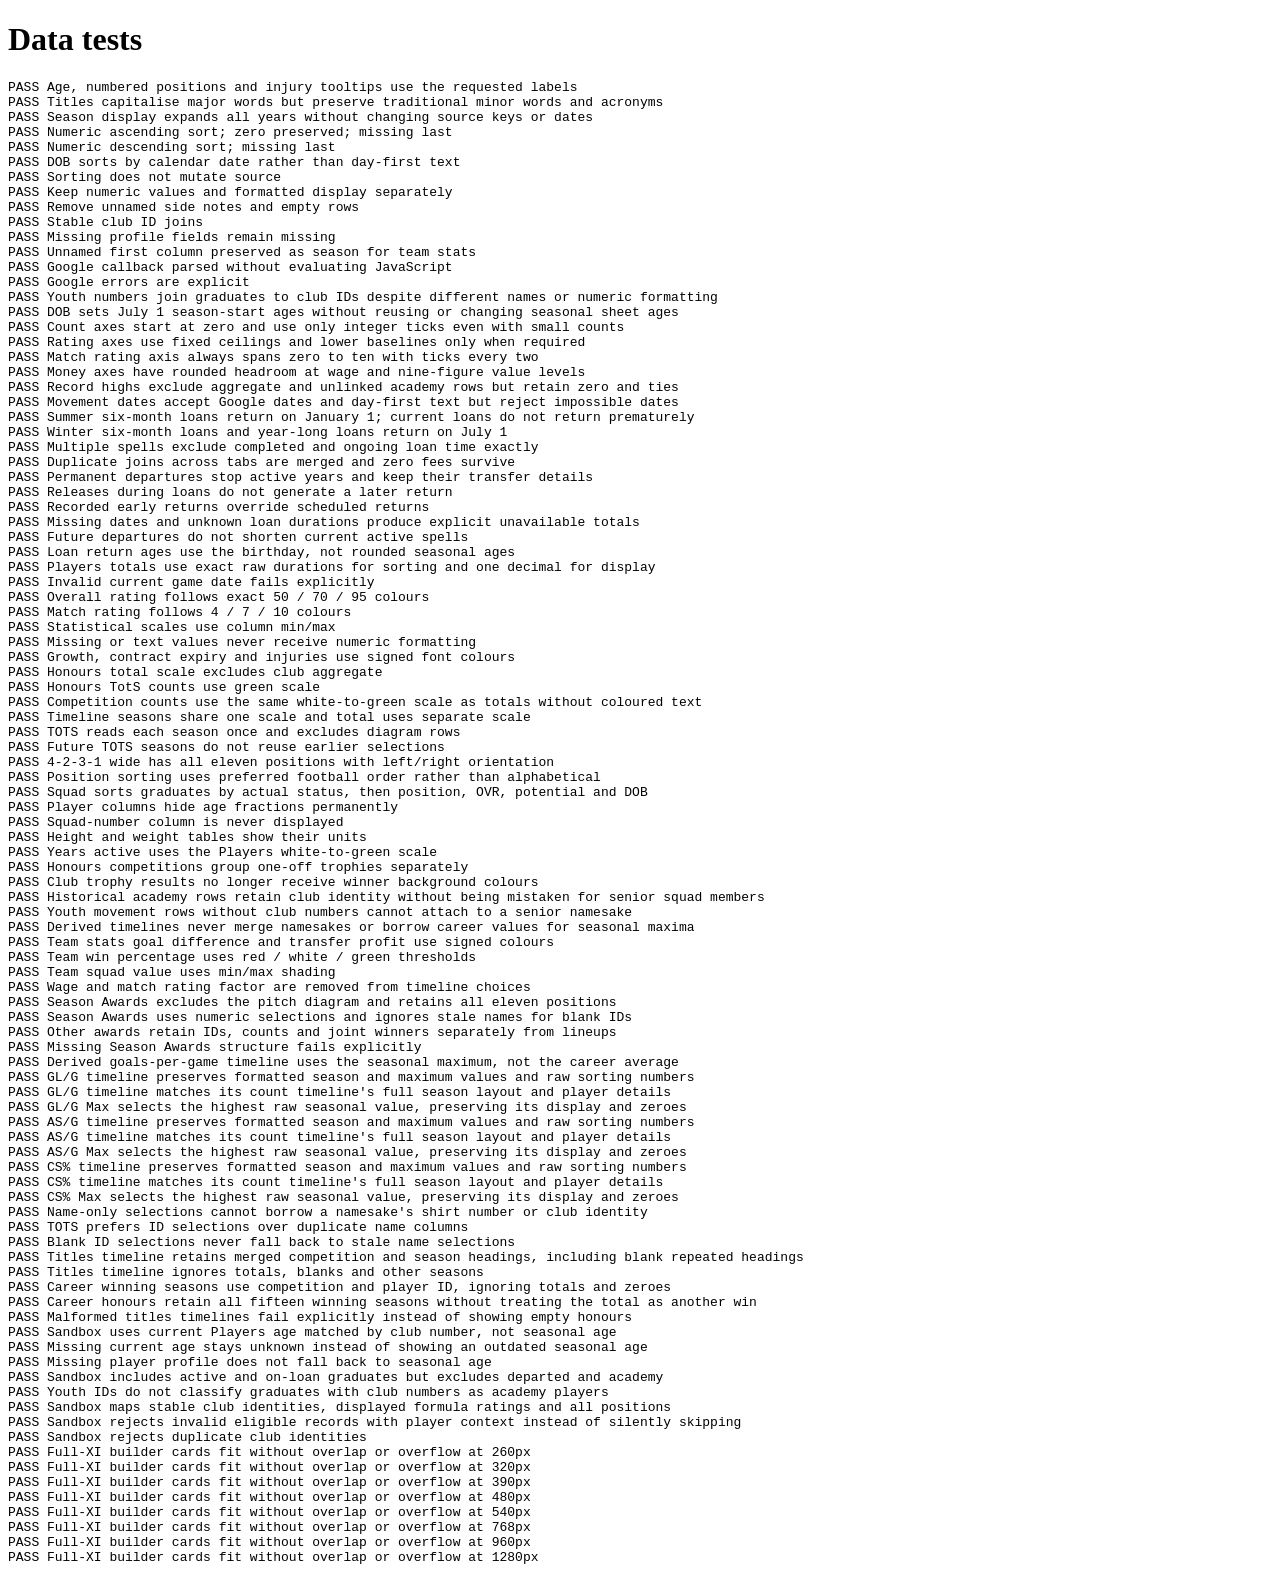
<file: tests.html>
<!doctype html>
<html lang="en">
<head><meta charset="utf-8"><title>Career tracker data tests</title></head>
<body>
<h1>Data tests</h1>
<pre id="results">Running…</pre>
<script type="module">
import { parseResponse, normalizeTable, sortRows, sortSquadRows, cell, playerId, FORMATION, POSITION_ORDER, TIMELINES, HELP, seasonLineups, seasonTitles, titleSeasons, formatSeason, createSeasonStatTimeline, academyPlayer, titleCase, awardTitle, linkedYouthTable, profileChartScale, statisticHighs } from "./data.js";
import { competitionGroup, createCellFormatter } from "./formatting.js";
import { clubPlayersForSandbox } from "./sandbox-roster.js";
import { spreadsheetDate, buildMovementHistories, applyActiveYears, applySeasonStartAges } from "./movements.js";
import { FORMATION as BUILDER_FORMATION } from "./sandbox/model.js";
const results = [];
function test(name, check) {
  try { if (!check()) throw new Error("Assertion failed"); results.push(`PASS ${name}`); }
  catch (error) { results.push(`FAIL ${name}: ${error.message}`); }
}
test("Age, numbered positions and injury tooltips use the requested labels", () =>
  ["Age", "AN", "Age Now"].every(label => HELP[label] === "Age") &&
  ["Pos", "Pos1"].every(label => HELP[label] === "Position 1") &&
  [2, 3, 4].every(number => HELP[`Pos${number}`] === `Position ${number}`) &&
  HELP["Inj Wks"] === "Weeks injured");
test("Titles capitalise major words but preserve traditional minor words and acronyms", () =>
  titleCase("Age at season end") === "Age at Season End" && titleCase("Stats in the USA") === "Stats in the USA" &&
  awardTitle("PotS") === "Player of the Season" && awardTitle("YPotS") === "Young Player of the Season" &&
  awardTitle("Most CS") === "Most Clean Sheets");
test("Season display expands all years without changing source keys or dates", () =>
  formatSeason("25/26") === "2025-26" && formatSeason("39/40") === "2039-40" &&
  formatSeason("Start") === "Start" && formatSeason("16/04/2002") === "16/04/2002" &&
  formatSeason("2025-26") === "2025-26");
const rows = [2100000, null, 900, 0, "-", 10000].map(value => ({ A: { value, text: String(value) } }));
test("Numeric ascending sort; zero preserved; missing last", () => JSON.stringify(sortRows(rows, "A").map(row => row.A.value)) === '[0,900,10000,2100000,null,"-"]');
test("Numeric descending sort; missing last", () => JSON.stringify(sortRows(rows, "A", "desc").map(row => row.A.value)) === '[2100000,10000,900,0,null,"-"]');
const birthDates = [{ DOB: { value: "16/04/2002" } }, { DOB: { value: "04/09/2002" } }, { DOB: { value: "20/04/2003" } }];
test("DOB sorts by calendar date rather than day-first text", () => sortRows(birthDates, "DOB", "asc", "DOB").map(row => row.DOB.value).join(",") === "16/04/2002,04/09/2002,20/04/2003");
test("Sorting does not mutate source", () => rows[0].A.value === 2100000);
const source = { cols: [{ id: "A", label: "Cl #", type: "number" }, { id: "B", label: "Val", type: "number" }, { id: "C", label: "" }], rows: [{ c: [{ v: 34 }, { v: 2100000, f: "€2,100,000" }, { v: "side note" }] }, { c: [null, null, { v: "ignored note" }] }] };
const table = normalizeTable(source, "26/27");
test("Keep numeric values and formatted display separately", () => table.rows[0].B.value === 2100000 && table.rows[0].B.text === "€2,100,000");
test("Remove unnamed side notes and empty rows", () => table.columns.length === 2 && table.rows.length === 1);
test("Stable club ID joins", () => playerId(table.rows[0], table) === "34");
test("Missing profile fields remain missing", () => cell(table.rows[0], table, "Unknown").value === null);
test("Unnamed first column preserved as season for team stats", () => normalizeTable({ cols: [{ id: "A", label: "", type: "string" }], rows: [{ c: [{ v: "25/26" }] }] }, "Team_Stats").columns[0].label === "Season");
test("Google callback parsed without evaluating JavaScript", () => parseResponse('/*O_o*/google.visualization.Query.setResponse({"status":"ok","table":{"cols":[],"rows":[]}});').rows.length === 0);
test("Google errors are explicit", () => { try { parseResponse('{"status":"error","errors":[{"message":"Denied"}]}'); return false; } catch (error) { return error.message === "Denied"; } });
function fixture(sheet, labels, rows) {
  return normalizeTable({
    cols: labels.map((label, index) => ({ id: String(index), label, type: "number" })),
    rows: rows.map(row => ({ c: row.map(value => ({ v: value })) })),
  }, sheet);
}
test("Youth numbers join graduates to club IDs despite different names or numeric formatting", () => {
  const youth = fixture("Youth", ["Yt #", "Name"], [["Y001", "Old Name"], ["Y002", "Same Name"], ["Y003", "Unknown"], ["Y004", "Ambiguous"]]);
  const players = fixture("Players", ["Cl #", "Yt #", "Preferred Name"],
    [[41, "Y001", "New Name"], [42, 2, "Same Name"], [43, "Y004", "One"], [44, "Y004", "Two"], [45, "Y004", "Three"]]);
  const linked = linkedYouthTable(youth, players);
  return linked.rows.map(row => playerId(row, linked)).join("|") === "41|42||" &&
    youth.columns.length === 2;
});
test("DOB sets July 1 season-start ages without reusing or changing seasonal sheet ages", () => {
  const workbook = {
    Players: fixture("Players", ["Cl #", "DOB"], [[1, "30/06/2000"], [2, "01/07/2000"], [3, "Date(2000,1,29)"], [5, "02/07/2000"]]),
    "26/27": fixture("26/27", ["Cl #", "AN", "DOB"], [[1, 999], [2, 999], [3, 999], [null, 999, "01/08/2010"], [4, 18], [5, 999]]),
    "25/26": fixture("25/26", ["Cl #"], [[1]]),
  };
  applySeasonStartAges(workbook, ["25/26", "26/27"]);
  return workbook["26/27"].rows.map(row => cell(row, workbook["26/27"], "Age at Season Start").value).join() === "26,26,26,15,,25" &&
    cell(workbook["25/26"].rows[0], workbook["25/26"], "Age at Season Start").value === 25 &&
    cell(workbook["26/27"].rows[0], workbook["26/27"], "AN").value === 999;
});
test("Count axes start at zero and use only integer ticks even with small counts", () =>
  ["AP", "GL", "AS", "CS"].every(metric => [0, 1, 3, 57].every(high => {
    const axis = profileChartScale(metric, [0, high]);
    return axis.minimum === 0 && axis.maximum > high && axis.ticks.every(Number.isInteger);
  })));
test("Rating axes use fixed ceilings and lower baselines only when required", () =>
  ["Ovr", "Pot"].every(metric => {
    const normal = profileChartScale(metric, [70, 95]);
    return normal.minimum === 50 && normal.maximum === 100 &&
      profileChartScale(metric, [48]).minimum === 45 &&
      profileChartScale(metric, [45]).minimum === 40;
  }));
test("Match rating axis always spans zero to ten with ticks every two", () =>
  [[6, 8], [0, 10], [4], [4.8]].every(values => {
    const axis = profileChartScale("MR", values);
    return axis.minimum === 0 && axis.maximum === 10 && axis.ticks.join() === "0,2,4,6,8,10";
  }));
test("Money axes have rounded headroom at wage and nine-figure value levels", () =>
  ["Val", "Wage"].every(metric => [0, 600, 65000, 2100000, 100000000].every(high => {
    const axis = profileChartScale(metric, [high]);
    const magnitude = 10 ** Math.floor(Math.log10(axis.maximum));
    return axis.minimum === 0 && axis.maximum > high && axis.maximum <= Math.max(2, high * 2.5) &&
      [1, 2, 2.5, 5, 10].some(factor => Math.abs(axis.maximum / magnitude - factor) < 0.00001);
  })));
test("Record highs exclude aggregate and unlinked academy rows but retain zero and ties", () => {
  const table = fixture("26/27", ["Cl #", "Name", "GL", "AS"],
    [[1, "One", 8, 0], [2, "Two", 8, null], [null, "SALFORD CITY", 100, 100], [null, "Youth", 50, 50]]);
  const highs = statisticHighs(table, ["GL", "AS", "CS"]);
  return highs.get("GL") === 8 && highs.get("AS") === 0 && highs.get("CS") === null;
});
test("Movement dates accept Google dates and day-first text but reject impossible dates", () =>
  spreadsheetDate("Date(2025,0,1)") === spreadsheetDate("01/01/2025") &&
  spreadsheetDate("2025-01-01") === spreadsheetDate("01/01/2025") &&
  spreadsheetDate("31/02/2025") === null && spreadsheetDate("not a date") === null);
const movementColumns = ["Cl #", "Name", "Join Date", "Join Age", "Join Fee", "Join From", "Join Type", "Dep Date", "Dep Age", "Dep Fee", "Dep To", "Dep Type"];
const movementWorkbook = {
  Settings: fixture("Settings", ["Current date"], [["Date(2026,10,28)"]]),
  Players: fixture("Players", ["Cl #", "Preferred Name", "DOB", "Yrs Active"], [
    [1, "Summer loan", "01/01/2000", 999],
    [2, "Winter loan", "10/08/2000", 999],
    [3, "Full year loan", "01/01/2000", 999],
    [4, "Permanent departure", null, 999],
    [5, "No history", null, 999],
    [6, "Released during loan", null, 999],
    [7, "Returned early", null, 999],
    [8, "Missing duration", null, 999],
    [9, "Future departure", null, 999],
  ]),
  Start: fixture("Start", movementColumns, [1, 2, 3, 4, 6, 7, 8, 9].map(id =>
    [id, null, "01/01/2025", 24, 0, "Original Club", "Transfer"])),
  "25/26": fixture("25/26", movementColumns, [
    [1, "Summer loan", "01/01/2025", 25, 0, "Original Club", "Transfer", "10/08/2025", 25, 0, "Loan Club", "Loan 6m"],
    [2, "Winter loan", null, null, null, null, null, "15/01/2026", 25, 0, "Loan Club", "Loan 6m"],
    [3, "Full year loan", null, null, null, null, null, "10/08/2025", 25, 0, "Loan Club", "Loan 1yr"],
    [4, "Permanent departure", null, null, null, null, null, "01/02/2026", 25, "€900,000", "New Club", "Transfer"],
    [6, "Released during loan", null, null, null, null, null, "01/08/2025", 25, 0, "Loan Club", "Loan 1yr"],
    [7, "Returned early", null, null, null, null, null, "01/08/2025", 25, 0, "Loan Club", "Loan 1yr"],
    [8, "Missing duration", null, null, null, null, null, "01/08/2025", 25, 0, "Loan Club", "Loan"],
  ]),
  "26/27": fixture("26/27", movementColumns, [
    [1, "Summer loan", null, null, null, null, null, "01/08/2026", 26, 0, "Second Loan Club", "Loan 1yr"],
    [6, "Released during loan", null, null, null, null, null, "01/01/2026", 25, 0, null, "Released"],
    [7, "Returned early", "01/04/2026", 25, null, "Loan Club", "Loan return"],
    [9, "Future departure", null, null, null, null, null, "01/01/2027", 25, 0, "New Club", "Transfer"],
  ]),
};
const movementHistories = buildMovementHistories(movementWorkbook, ["25/26", "26/27"]);
const movementDate = text => spreadsheetDate(text);
const yearsBetween = (start, end) => (movementDate(end) - movementDate(start)) / (365.25 * 86400000);
test("Summer six-month loans return on January 1; current loans do not return prematurely", () =>
  movementHistories.get("1").events.filter(event => event.kind === "Returned from loan").map(event => event.dateText).join() === "01/01/2026");
test("Winter six-month loans and year-long loans return on July 1", () =>
  ["2", "3"].every(id => movementHistories.get(id).events.some(event => event.kind === "Returned from loan" && event.dateText === "01/07/2026")));
test("Multiple spells exclude completed and ongoing loan time exactly", () =>
  Math.abs(movementHistories.get("1").totalYears -
    (yearsBetween("01/01/2025", "10/08/2025") + yearsBetween("01/01/2026", "01/08/2026"))) < 1e-10);
test("Duplicate joins across tabs are merged and zero fees survive", () =>
  movementHistories.get("1").events.filter(event => event.kind === "Joined").length === 1 &&
  movementHistories.get("1").events[0].fee === "0");
test("Permanent departures stop active years and keep their transfer details", () =>
  movementHistories.get("4").totalYears === yearsBetween("01/01/2025", "01/02/2026") &&
  movementHistories.get("4").events.at(-1).fee === "€900,000");
test("Releases during loans do not generate a later return", () =>
  !movementHistories.get("6").events.some(event => event.kind === "Returned from loan") &&
  movementHistories.get("6").totalYears === yearsBetween("01/01/2025", "01/08/2025"));
test("Recorded early returns override scheduled returns", () =>
  !movementHistories.get("7").events.some(event => event.kind === "Returned from loan") &&
  movementHistories.get("7").totalYears === yearsBetween("01/01/2025", "01/08/2025") + yearsBetween("01/04/2026", "28/11/2026"));
test("Missing dates and unknown loan durations produce explicit unavailable totals", () =>
  ["5", "8"].every(id => movementHistories.get(id).totalYears === null && movementHistories.get(id).issues.length > 0));
test("Future departures do not shorten current active spells", () =>
  movementHistories.get("9").totalYears === yearsBetween("01/01/2025", "28/11/2026"));
test("Loan return ages use the birthday, not rounded seasonal ages", () =>
  movementHistories.get("2").events.find(event => event.kind === "Returned from loan").age === "25");
applyActiveYears(movementWorkbook, movementHistories);
test("Players totals use exact raw durations for sorting and one decimal for display", () =>
  cell(movementWorkbook.Players.rows[0], movementWorkbook.Players, "Yrs Active").value === movementHistories.get("1").totalYears &&
  cell(movementWorkbook.Players.rows[0], movementWorkbook.Players, "Yrs Active").text === movementHistories.get("1").totalYears.toFixed(1) &&
  cell(movementWorkbook.Players.rows[4], movementWorkbook.Players, "Yrs Active").value === null);
test("Invalid current game date fails explicitly", () => {
  try { buildMovementHistories({ ...movementWorkbook, Settings: fixture("Settings", ["Current date"], [["invalid"]]) }, []); return false; }
  catch (error) { return error.message.includes("current in-game date"); }
});
const squad = fixture("26/27", ["Ovr", "MR", "AP", "Gr", "Cnt YR", "Inj Wks"], [[50, 4, 0, -1, 0, 2], [70, 7, 10, 1, 2, 0], [95, 10, 20, 0, 2, 0]]);
const squadFormat = createCellFormatter(squad);
test("Overall rating follows exact 50 / 70 / 95 colours", () => [50, 70, 95].map(value => squadFormat(squad.columns[0], value).backgroundColor).join("|") === "rgb(230, 124, 115)|rgb(255, 255, 255)|rgb(87, 187, 138)");
test("Match rating follows 4 / 7 / 10 colours", () => [4, 7, 10].map(value => squadFormat(squad.columns[1], value).backgroundColor).join("|") === "rgb(230, 124, 115)|rgb(255, 255, 255)|rgb(87, 187, 138)");
test("Statistical scales use column min/max", () => squadFormat(squad.columns[2], 0).backgroundColor === "rgb(255, 255, 255)" && squadFormat(squad.columns[2], 20).backgroundColor === "rgb(87, 187, 138)");
test("Missing or text values never receive numeric formatting", () => Object.keys(squadFormat(squad.columns[0], null)).length === 0 && Object.keys(squadFormat(squad.columns[0], "-")).length === 0);
test("Growth, contract expiry and injuries use signed font colours", () => squadFormat(squad.columns[3], -1).color === "#ff0000" && squadFormat(squad.columns[3], 1).color === "#00a931" && squadFormat(squad.columns[4], 0).color === "#ff0000" && squadFormat(squad.columns[5], 2).color === "#ff0000");
const honours = fixture("Player_Titles", ["Cl #", "TotS", "Titles", "League Two"], [[null, null, 10, 1], [1, 0, 0, 0], [2, 1, 2, 1]]);
const honourFormat = createCellFormatter(honours);
test("Honours total scale excludes club aggregate", () => honourFormat(honours.columns[2], 2).backgroundColor === "rgb(87, 187, 138)");
test("Honours TotS counts use green scale", () => honourFormat(honours.columns[1], 1).backgroundColor === "rgb(87, 187, 138)");
test("Competition counts use the same white-to-green scale as totals without coloured text", () => honourFormat(honours.columns[3], 1).backgroundColor === honourFormat(honours.columns[1], 1).backgroundColor && honourFormat(honours.columns[3], 0).backgroundColor === "rgb(255, 255, 255)" && honourFormat(honours.columns[3], 1).color === undefined);
const timeline = fixture("AP_Timeline", ["Name", "25/26", "26/27", "Total"], [["One", 10, 20, 30], ["Two", 0, 10, 10]]);
const timelineFormat = createCellFormatter(timeline);
test("Timeline seasons share one scale and total uses separate scale", () => timelineFormat(timeline.columns[2], 20).backgroundColor === "rgb(87, 187, 138)" && timelineFormat(timeline.columns[3], 30).backgroundColor === "rgb(87, 187, 138)");
const tots = fixture("TotS", ["", "GK", "ST"], [["25/26", "Oumar Pona", "Daniel Udoh"], ["26/27", null, null], [null, "diagram label", null], ["25/26", "duplicate diagram", null]]);
for (const column of tots.columns) column.type = "string";
const lineups = seasonLineups(tots);
test("TOTS reads each season once and excludes diagram rows", () => lineups.length === 2 && lineups[0].players.find(player => player.position === "GK").name === "Oumar Pona");
test("Future TOTS seasons do not reuse earlier selections", () => lineups[1].players.every(player => player.name === null));
test("4-2-3-1 wide has all eleven positions with left/right orientation", () => FORMATION.length === 11 && new Set(FORMATION.map(([position]) => position)).size === 11 && FORMATION.find(([position]) => position === "LM")[1] < FORMATION.find(([position]) => position === "RM")[1] && FORMATION.find(([position]) => position === "LB")[1] < FORMATION.find(([position]) => position === "RB")[1]);
const positions = fixture("26/27", ["Pos1"], [["CB"], ["LW"], ["GK"], ["ST"], ["RB"], ["CAM"], ["LB"], ["CDM"], ["RM"], ["CM"], ["LM"], ["RW"]]);
test("Position sorting uses preferred football order rather than alphabetical", () => sortRows(positions.rows, positions.columns[0].key, "asc", "Pos1").map(row => row[positions.columns[0].key].value).join(",") === POSITION_ORDER.join(","));
const sortedSquad = fixture("26/27", ["Cl #", "Yt #", "Name", "Status", "Pos1", "Ovr", "Pot", "DOB"], [
  [1, null, "Departed", "Departed", "GK", 80, 90, "01/01/2000"],
  [2, 1, "Active graduate", "Active", "ST", 70, 80, "01/01/2000"],
  [3, 2, "Loan graduate", "On loan", "GK", 80, 90, "01/01/2000"],
  [4, null, "Active GK", "Active", "GK", 60, 70, "01/01/2000"],
  [null, 3, "Academy", "Active", "GK", 90, 95, "01/01/2008"],
  [5, 4, "Taha Ibrahim", "Active", "ST", 71, 80, "01/01/2000"],
  [6, null, "Loan", "On loan", "ST", 60, 70, "01/01/2000"],
  [7, 5, "Older active ST", "Active", "ST", 71, 81, "01/01/1999"],
  [8, null, "Younger active ST", "Active", "ST", 71, 81, "01/01/2001"],
]);
test("Squad sorts graduates by actual status, then position, OVR, potential and DOB", () => sortSquadRows(
  sortedSquad.rows, sortedSquad, row => cell(row, sortedSquad, "Status").value
).map(row => cell(row, sortedSquad, "Name").value).join(",") === "Active GK,Older active ST,Younger active ST,Taha Ibrahim,Active graduate,Loan graduate,Loan,Departed,Academy");
test("Player columns hide age fractions permanently", () => normalizeTable({ cols: [{ id: "A", label: "Age Frac" }, { id: "B", label: "Age Frac Dep" }, { id: "C", label: "Yrs Active" }], rows: [] }, "Players").columns.map(column => column.label).join(",") === "Yrs Active");
test("Squad-number column is never displayed", () => normalizeTable({ cols: [{ id: "A", label: "Sq #" }, { id: "B", label: "Cl #" }, { id: "C", label: "Pl #" }], rows: [] }, "Players").columns.map(column => column.label).join(",") === "Cl #,Pl #");
test("Height and weight tables show their units", () => normalizeTable({ cols: [{ id: "A", label: "Height" }, { id: "B", label: "Weight" }], rows: [] }, "Players").columns.map(column => column.label).join(",") === "Height (cm),Weight (kg)");
const experience = fixture("Players", ["Cl #", "Yrs Active"], [[1, 0], [2, 10], [3, 5]]);
const experienceFormat = createCellFormatter(experience);
test("Years active uses the Players white-to-green scale", () => experienceFormat(experience.columns[1], 0).backgroundColor === "rgb(255, 255, 255)" && experienceFormat(experience.columns[1], 10).backgroundColor === "rgb(87, 187, 138)");
test("Honours competitions group one-off trophies separately", () => competitionGroup("Champions League") === "continental" && competitionGroup("League Two") === "league" && competitionGroup("League Cup") === "cup" && competitionGroup("Super Cup") === "one-off" && competitionGroup("Community Shield") === "one-off");
const teamStats = fixture("Team_Stats", ["GD", "W%", "Squad Value", "Transfer Profit"], [[-2, 0, 100, -500], [0, 0.5, 200, 0], [3, 1, 300, 500]]);
const teamStatsFormat = createCellFormatter(teamStats);
const clubTrophies = fixture("Team_Stats", ["League", "UCL", "FA Cup"], [[1, "Winner", "Final"], [2, "-", "Winner"]]);
const clubTrophyFormat = createCellFormatter(clubTrophies);
test("Club trophy results no longer receive winner background colours", () =>
  !clubTrophyFormat(clubTrophies.columns[0], 1).backgroundColor &&
  !clubTrophyFormat(clubTrophies.columns[1], "Winner").backgroundColor &&
  !clubTrophyFormat(clubTrophies.columns[2], "Final").backgroundColor &&
  !clubTrophyFormat(clubTrophies.columns[0], 2).backgroundColor);
const historicalYouth = fixture("25/26", ["Cl #", "Pl #", "Yt#", "Join Date", "Dep Date"],
  [[47, null, "Y008", null, null], [46, 12, "Y007", "01/07/2026", null], [null, null, null, null, null]]);
test("Historical academy rows retain club identity without being mistaken for senior squad members", () =>
  playerId(historicalYouth.rows[0], historicalYouth) === "47" && academyPlayer(historicalYouth.rows[0], historicalYouth) &&
  !academyPlayer(historicalYouth.rows[1], historicalYouth) && academyPlayer(historicalYouth.rows[2], historicalYouth));
test("Youth movement rows without club numbers cannot attach to a senior namesake", () => {
  const table = fixture("25/26", movementColumns, [[null, "Summer loan", "01/01/2020", 18, 0, "Wrong Academy", "Promotion"]]);
  const workbook = { ...movementWorkbook, "25/26": { ...movementWorkbook["25/26"], rows: [...movementWorkbook["25/26"].rows, ...table.rows] } };
  const histories = buildMovementHistories(workbook, ["25/26", "26/27"]);
  return histories.get("1").events.every(event => event.club !== "Wrong Academy") &&
    histories.get("1").totalYears === movementHistories.get("1").totalYears;
});
test("Derived timelines never merge namesakes or borrow career values for seasonal maxima", () => {
  const season = fixture("25/26", ["Cl #", "Name", "GL/G"], [[1, "Namesake", 1], [null, "Namesake", 2], [null, "Namesake", 3]]);
  const career = fixture("Players_Stats", ["Cl #", "Name", "GL/G"], [[1, "Namesake", 4], [null, "Namesake", 99]]);
  const timeline = createSeasonStatTimeline({ "25/26": season, Players_Stats: career }, ["25/26"], "GL/G", "GL_G_Timeline");
  return timeline.rows.length === 3 && timeline.rows.map(row => row.Max.value).join(",") === "1,2,3" &&
    timeline.rows.slice(1).every(row => row.id.value === null);
});
test("Team stats goal difference and transfer profit use signed colours", () => teamStatsFormat(teamStats.columns[0], -2).color === "#ff0000" && teamStatsFormat(teamStats.columns[0], 3).color === "#00a931" && teamStatsFormat(teamStats.columns[3], -500).color === "#ff0000" && teamStatsFormat(teamStats.columns[3], 500).color === "#00a931");
test("Team win percentage uses red / white / green thresholds", () => [0, 0.5, 1].map(value => teamStatsFormat(teamStats.columns[1], value).backgroundColor).join("|") === "rgb(230, 124, 115)|rgb(255, 255, 255)|rgb(87, 187, 138)");
test("Team squad value uses min/max shading", () => teamStatsFormat(teamStats.columns[2], 300).backgroundColor === "rgb(87, 187, 138)");
test("Wage and match rating factor are removed from timeline choices", () => !Object.keys(TIMELINES).some(name => /Fac|Wage/.test(name)) && ["GL_G_Timeline", "AS_G_Timeline", "CS_Pct_Timeline"].every(name => Object.hasOwn(TIMELINES, name)));
const awardsSource = {
  cols: Array.from({ length: 33 }, (_, index) => ({ id: String(index), label: "", type: index > 21 ? "number" : "string" })),
  rows: [
    ["ToTS"], [null, "GK", "RB", "RCB", "LCB", "LB", "RDM", "LDM", "RM", "LM", "CAM", "ST"],
    ["25/26", "Stale keeper", ...Array(19).fill(null), "25/26", 1],
    ["26/27", "Stale keeper", ...Array(19).fill(null), "26/27"],
    ["25/26", "Pitch duplicate"],
    ["Other"], [null, "Captain", "PotS", "YPotS", "Top Scorer", "Top Assists", "Most CS"],
    ["25/26", "Old Captain", null, null, "Player One (30)", null, "Player One, Player Two (5)", ...Array(14).fill(null), "25/26", 2],
  ].map(row => ({ c: row.map(v => ({ v })) })),
};
const awardsTable = normalizeTable(awardsSource, "Season_Awards");
test("Season Awards excludes the pitch diagram and retains all eleven positions", () =>
  awardsTable.rows.length === 2 && awardsTable.columns.length === 12);
test("Season Awards uses numeric selections and ignores stale names for blank IDs", () =>
  cell(awardsTable.rows[0], awardsTable, "GK").value === 1 &&
  cell(awardsTable.rows[1], awardsTable, "GK").value === null);
test("Other awards retain IDs, counts and joint winners separately from lineups", () =>
  awardsTable.awards.columns.length === 7 &&
  cell(awardsTable.awards.rows[0], awardsTable.awards, "Captain").players[0].id === "2" &&
  cell(awardsTable.awards.rows[0], awardsTable.awards, "Most CS").text === "Player One, Player Two (5)");
test("Missing Season Awards structure fails explicitly", () => {
  try { normalizeTable({ cols: [], rows: [] }, "Season_Awards"); return false; }
  catch (error) { return error.message.includes("Other block"); }
});
const derivedStats = createSeasonStatTimeline({
  "25/26": fixture("25/26", ["Cl #", "Name", "GL/G"], [[1, "Player A", 0.5]]),
  Players_Stats: fixture("Players_Stats", ["Cl #", "Name", "GL/G"], [[1, "Player A", 0.4]]),
}, ["25/26"], "GL/G", "GL_G_Timeline");
test("Derived goals-per-game timeline uses the seasonal maximum, not the career average", () => derivedStats.rows[0]["25/26"].value === 0.5 && derivedStats.rows[0].Max.value === 0.5);
for (const [label, sheet, value, text] of [
  ["GL/G", "GL_G_Timeline", 1 / 3, "0.33"],
  ["AS/G", "AS_G_Timeline", 1 / 7, "0.14"],
  ["CS%", "CS_Pct_Timeline", 0.3125, "31%"],
]) {
  test(`${label} timeline preserves formatted season and maximum values and raw sorting numbers`, () => {
    const source = fixture("25/26", ["Cl #", "Name", label], [[1, "Player A", value], [2, "Player B", null]]);
    source.rows[0][source.columns[2].key].text = text;
    const timeline = createSeasonStatTimeline({ Start: source, "25/26": source, Players_Stats: source },
      ["25/26"], label, sheet);
    return ["Start", "25/26", "Max"].every(key =>
      timeline.rows[0][key].value === value && timeline.rows[0][key].text === text &&
      timeline.rows[1][key].value === null && timeline.rows[1][key].text === "");
  });
  test(`${label} timeline matches its count timeline's full season layout and player details`, () => {
    const seasons = Array.from({ length: 15 }, (_, index) => `${25 + index}/${26 + index}`);
    const countSheet = ({ "GL/G": "GL_Timeline", "AS/G": "AS_Timeline", "CS%": "CS_Timeline" })[label];
    const template = fixture(countSheet, ["Cl #", "Name", "Nat", "Age", ...seasons, "Total"],
      [[1, "Player A", "Ghana", 22]]);
    const source = fixture("25/26", ["Cl #", "Name", label], [[1, "Player A", value]]);
    source.rows[0][source.columns[2].key].text = text;
    const timeline = createSeasonStatTimeline({ [countSheet]: template, "25/26": source, Players_Stats: source },
      ["25/26"], label, sheet);
    return timeline.columns.map(column => column.label).join("|") === template.columns.map(column => column.label === "Total" ? "Max" : column.label).join("|") &&
      timeline.rows[0].Nat.text === "Ghana" && timeline.rows[0].Age.value === 22 &&
      timeline.rows[0]["25/26"].text === text && timeline.rows[0].Max.text === text &&
      seasons.slice(1).every(season => timeline.rows[0][season].value === null && timeline.rows[0][season].text === "");
  });
  test(`${label} Max selects the highest raw seasonal value, preserving its display and zeroes`, () => {
    const first = fixture("25/26", ["Cl #", "Name", label],
      [[1, "Player A", value], [2, "Zero", 0], [3, "Missing", null]]);
    const second = fixture("26/27", ["Cl #", "Name", label], [[1, "Player A", value / 2]]);
    first.rows[0][first.columns[2].key].text = text;
    const timeline = createSeasonStatTimeline({ Start: fixture("Start", ["Cl #", "Name", label], [[1, "Player A", 99]]),
      "25/26": first, "26/27": second }, ["25/26", "26/27", "27/28"], label, sheet);
    const maxColumn = timeline.columns.find(column => column.label === "Max");
    return timeline.rows[0].Max.value === value && timeline.rows[0].Max.text === text &&
      timeline.rows[1].Max.value === 0 && timeline.rows[2].Max.value === null &&
      Boolean(createCellFormatter(timeline)(maxColumn, value).backgroundColor);
  });
}
const playerNumberRoster = fixture("25/26", ["Name", "Pl #"], [["Player A", 17]]);
const numberedTots = normalizeTable({ cols: [{ id: "A", label: "" }, { id: "B", label: "GK" }, { id: "C", label: "RB" }, { id: "D", label: "RCB" }, { id: "E", label: "LCB" }, { id: "F", label: "LB" }, { id: "G", label: "RDM" }, { id: "H", label: "LDM" }, { id: "I", label: "RM" }, { id: "J", label: "LM" }, { id: "K", label: "CAM" }, { id: "L", label: "ST" }], rows: [{ c: ["25/26", "Player A", ...Array(10).fill(null)].map(value => value === null ? null : { v: value }) }] }, "TotS");
test("Name-only selections cannot borrow a namesake's shirt number or club identity", () => {
  const player = seasonLineups(numberedTots, { "25/26": playerNumberRoster })[0].players.find(player => player.position === "GK");
  return player.number === "" && player.id === null && player.name === "Player A";
});
const idTots = normalizeTable({
  cols: [{ id: "A", label: "Season", type: "string" }, { id: "B", label: "GK", type: "string" }, { id: "C", label: "GK", type: "number" }],
  rows: [{ c: [{ v: "25/26" }, { v: "Wrong Name" }, { v: 1 }] }, { c: [{ v: "26/27" }, { v: "Wrong Name" }, null] }],
}, "TotS");
const idRoster = fixture("25/26", ["Cl #", "Name", "Pl #"], [[1, "Season Name", 17]]);
const idPlayers = fixture("Players", ["Cl #", "Preferred Name"], [[1, "Current Name"]]);
test("TOTS prefers ID selections over duplicate name columns", () => {
  const player = seasonLineups(idTots, { "25/26": idRoster, Players: idPlayers })[0].players.find(player => player.position === "GK");
  return player.id === "1" && player.name === "Current Name" && player.number === "17";
});
test("Blank ID selections never fall back to stale name selections", () => seasonLineups(idTots, { Players: idPlayers })[1].players.every(player => player.name === null));
const titleTimeline = normalizeTable({
  cols: ["", "", "", "", "League Two", "", "", "FA Cup", "", ""].map((label, index) => ({ id: `t${index}`, label, type: "string" })),
  rows: [
    { c: [null, "Name", "Nat", null, "25/26", "26/27", null, null, "26/27", null].map(v => ({ v })) },
    { c: [1, "Renamed Player", null, 22, 1, "-", 1, 1, 0, 1].map(v => ({ v })) },
  ],
}, "Titles_Timeline");
test("Titles timeline retains merged competition and season headings, including blank repeated headings", () => seasonTitles(titleTimeline, "1", "25/26").join(",") === "League Two,FA Cup");
test("Titles timeline ignores totals, blanks and other seasons", () => seasonTitles(titleTimeline, "1", "26/27").length === 0 && seasonTitles(titleTimeline, "99", "25/26").length === 0);
test("Career winning seasons use competition and player ID, ignoring totals and zeroes", () =>
  titleSeasons(titleTimeline, "1", "FA Cup").join() === "25/26" &&
  titleSeasons(titleTimeline, "99", "FA Cup").length === 0 &&
  titleSeasons(titleTimeline, "1", "League Cup").length === 0);
const fullCareerSeasons = Array.from({ length: 15 }, (_, index) => `${25 + index}/${26 + index}`);
const fullCareerTitles = normalizeTable({
  cols: ["", "", "", "", "FA Cup", ...Array(15).fill("")].map((label, index) => ({ id: `c${index}`, label, type: "number" })),
  rows: [
    { c: [null, "Name", "Nat", null, ...fullCareerSeasons, null].map(v => ({ v })) },
    { c: [1, "Ever-present", null, null, ...Array(15).fill(1), 15].map(v => ({ v })) },
  ],
}, "Titles_Timeline");
test("Career honours retain all fifteen winning seasons without treating the total as another win", () =>
  titleSeasons(fullCareerTitles, "1", "FA Cup").map(formatSeason).join(", ") === fullCareerSeasons.map(formatSeason).join(", "));
test("Malformed titles timelines fail explicitly instead of showing empty honours", () => {
  try { normalizeTable({ cols: [{ id: "A", label: "Name" }], rows: [] }, "Titles_Timeline"); return false; }
  catch (error) { return error.message.includes("Titles_Timeline"); }
});
const sandboxSquad = fixture("26/27", ["Cl #", "Name", "Ovr", "Pot", "Age", "Nat", "Pos1", "Pos2", "Pos3", "Pos4", "Status", "Yt #"], [
  [1, "Active player", 72, 81.802, 21, "Morocco", "GK", "-", "-", "-", "Active", false],
  [2, "Loan player", 68, 73, 24, "Guinea", "RB", "RM", "-", "-", "On loan", false],
  [3, "Departed player", 70, 75, 25, "Congo", "CB", "-", "-", "-", "Departed", false],
  [null, "Academy player", 60, 80, 17, "Ghana", "ST", "-", "-", "-", "Active", 1],
  [5, "Loan graduate", 68, 80, 18, "Ghana", "CM", "-", "-", "-", "On loan", 2],
  [6, "Active graduate", 70, 82, 19, "Ghana", "ST", "-", "-", "-", "Active", 3],
]);
sandboxSquad.rows[0][sandboxSquad.columns.find(c => c.label === "Pot").key].text = "82";
const sandboxProfiles = fixture("Players", ["Cl #", "Age Now"], [[6, 22], [2, 27], [1, 24], [5, null]]);
const toSandbox = table => clubPlayersForSandbox(table, r => cell(r, table, "Status").value,
  r => String(cell(r, table, "Cl #").value), r => academyPlayer(r, table), sandboxProfiles);
const sandboxPlayers = toSandbox(sandboxSquad);
test("Sandbox uses current Players age matched by club number, not seasonal age", () => sandboxPlayers.map(player => player.age).join(",") === "24,27,,22");
test("Missing current age stays unknown instead of showing an outdated seasonal age", () => sandboxPlayers.find(player => player.id === "club:5").age === null);
test("Missing player profile does not fall back to seasonal age", () => clubPlayersForSandbox(
  sandboxSquad, r => cell(r, sandboxSquad, "Status").value,
  r => String(cell(r, sandboxSquad, "Cl #").value), r => academyPlayer(r, sandboxSquad),
  { ...sandboxProfiles, rows: [] }).every(player => player.age === null));
test("Sandbox includes active and on-loan graduates but excludes departed and academy", () => sandboxPlayers.length === 4 && sandboxPlayers.map(p => p.clubStatus).join() === "Active,On loan,On loan,Active");
test("Youth IDs do not classify graduates with club numbers as academy players", () => !academyPlayer(sandboxSquad.rows[4], sandboxSquad) && !academyPlayer(sandboxSquad.rows[5], sandboxSquad) && academyPlayer(sandboxSquad.rows[3], sandboxSquad));
test("Sandbox maps stable club identities, displayed formula ratings and all positions", () => sandboxPlayers[0].id === "club:1" && sandboxPlayers[0].ovr === 72 && sandboxPlayers[0].pot === 82 && sandboxPlayers[1].positions.join() === "RB,RM");
test("Sandbox rejects invalid eligible records with player context instead of silently skipping", () => {
  const broken = { ...sandboxSquad, rows: sandboxSquad.rows.map((r, i) => i ? r : { ...r, [sandboxSquad.columns.find(c => c.label === "Ovr").key]: { value: null, text: "" } }) };
  try { toSandbox(broken); return false; } catch (error) { return error.message.includes("Active player") && error.message.includes("OVR"); }
});
test("Sandbox rejects duplicate club identities", () => {
  try { toSandbox({ ...sandboxSquad, rows: [sandboxSquad.rows[0], sandboxSquad.rows[0]] }); return false; }
  catch (error) { return error.message.includes("duplicate"); }
});
const layoutFrame = document.createElement("iframe");
layoutFrame.style.cssText = "height:1000px;border:0";
const layoutLoaded = new Promise(resolve => { layoutFrame.onload = resolve; });
layoutFrame.srcdoc = `<base href="${new URL("./sandbox/", location.href)}"><link rel="stylesheet" href="styles.css">
  <main><div class="workspace"><section class="board panel">
  <div class="panel-heading"><div><h3>4-2-3-1 <span>Wide</span></h3></div><label class="lineup-choice"><select><option>1st XI</option></select></label><button>Clear XI</button></div>
  <div class="pitch">${BUILDER_FORMATION.map(slot => `<div class="slot filled" style="left:${slot.x}%;top:${slot.y}%">
    <span class="slot-position">${slot.id}</span><span class="pitch-name">Babajide David Akintola</span>
    <span class="slot-meta">Ghana · 30</span><span class="slot-positions">RB / RM / CAM / CDM</span>
    <div class="slot-profile"><img class="slot-photo" src="../data/players/000.png" alt="">
    <span class="slot-rating-group"><span class="rating slot-rating">99</span><span class="slot-rating-separator">/</span><span class="rating slot-rating">99</span></span></div>
    <button class="slot-remove">x</button></div>`).join("")}</div></section><aside class="panel">Player Pool</aside></div></main>`;
document.body.append(layoutFrame);
await layoutLoaded;
await layoutFrame.contentDocument.fonts.ready;
for (const width of [260, 320, 390, 480, 540, 768, 960, 1280]) {
  layoutFrame.style.width = `${width}px`;
  test(`Full-XI builder cards fit without overlap or overflow at ${width}px`, () => {
    const doc = layoutFrame.contentDocument;
    const pitch = doc.querySelector(".pitch").getBoundingClientRect();
    const board = doc.querySelector(".board").getBoundingClientRect();
    const cards = [...doc.querySelectorAll(".slot")].map(node => node.getBoundingClientRect());
    return doc.documentElement.scrollWidth <= width && pitch.left >= board.left && pitch.right <= board.right &&
      cards.every((card, index) => card.left >= pitch.left - 1 && card.right <= pitch.right + 1 &&
        card.left >= board.left && card.right <= board.right &&
        card.top >= pitch.top - 1 && card.bottom <= pitch.bottom + 1 &&
        cards.slice(index + 1).every(other => card.right <= other.left || other.right <= card.left ||
          card.bottom <= other.top || other.bottom <= card.top));
  });
}
layoutFrame.remove();
document.querySelector("#results").textContent = results.join("\n");
document.title = results.some(result => result.startsWith("FAIL")) ? "FAIL" : "PASS";
</script>
</body>
</html>
</file>
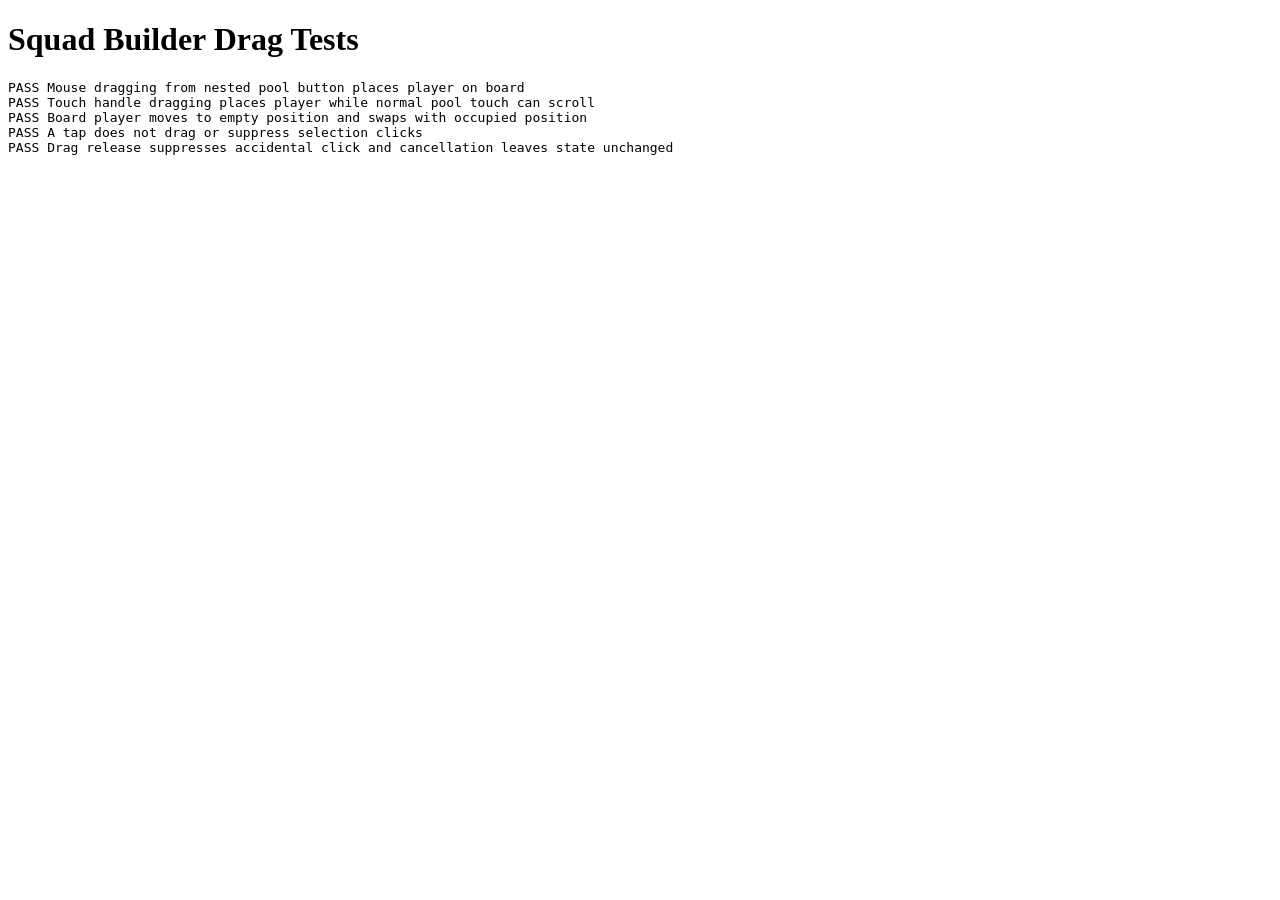
<file: sandbox/drag-tests.html>
<!doctype html>
<html lang="en">
<head><meta charset="utf-8"><meta name="viewport" content="width=device-width, initial-scale=1"><title>Squad Builder Drag Tests</title></head>
<body>
<h1>Squad Builder Drag Tests</h1>
<pre id="results"></pre>
<script type="module">
import { enablePlayerDragging } from "./drag.js";
import { emptyState, makePlayer, placePlayer } from "./model.js";

const results = [];
function test(name, run) {
  let root;
  try {
    let state = { ...emptyState(), players: ["a", "b"].map(id => makePlayer({ name: id, ovr: 70, positions: ["ST"] }, id)) };
    root = document.createElement("div");
    root.style.cssText = "position:fixed;inset:0;background:white;z-index:10";
    root.innerHTML = '<div class="player-row" data-player="a"><button data-drag-handle="a">Drag</button><button data-pick="a">Player</button></div><div class="pitch"><div data-slot="ST" style="position:absolute;left:200px;top:20px;width:80px;height:80px"></div><div data-slot="GK" style="position:absolute;left:300px;top:20px;width:80px;height:80px"></div></div>';
    document.body.append(root);
    const drops = [];
    enablePlayerDragging(root, (id, slot) => {
      state = placePlayer(state, id, slot);
      drops.push({ id, slot });
    });
    const pointer = (target, type, x, y, pointerType = "mouse") => target.dispatchEvent(new PointerEvent(type, {
      bubbles: true, cancelable: true, isPrimary: true, pointerId: 1, pointerType,
      button: 0, buttons: type === "pointerup" ? 0 : 1, clientX: x, clientY: y,
    }));
    run({ root, pointer, drops, state: () => state });
    results.push(`PASS ${name}`);
  } catch (error) {
    results.push(`FAIL ${name}: ${error.message}`);
  } finally {
    root?.remove();
    document.querySelector(".drag-preview")?.remove();
  }
}
const assert = (value, message) => { if (!value) throw new Error(message); };
test("Mouse dragging from nested pool button places player on board", ({ root, pointer, drops, state }) => {
  pointer(root.querySelector("[data-pick]"), "pointerdown", 20, 20);
  pointer(root, "pointermove", 240, 60);
  pointer(root, "pointerup", 240, 60);
  assert(drops.length === 1 && state().lineup.ST === "a", "Player not assigned");
});
test("Touch handle dragging places player while normal pool touch can scroll", ({ root, pointer, drops }) => {
  pointer(root.querySelector("[data-pick]"), "pointerdown", 20, 20, "touch");
  pointer(root, "pointermove", 240, 60, "touch");
  pointer(root, "pointerup", 240, 60, "touch");
  assert(drops.length === 0, "Normal touch unexpectedly dragged");
  pointer(root.querySelector("[data-drag-handle]"), "pointerdown", 20, 20, "touch");
  pointer(root, "pointermove", 240, 60, "touch");
  pointer(root, "pointerup", 240, 60, "touch");
  assert(drops.length === 1, "Handle did not drag");
});
test("Board player moves to empty position and swaps with occupied position", ({ root, pointer, state }) => {
  const pool = root.querySelector("[data-pick]");
  pointer(pool, "pointerdown", 20, 20);
  pointer(root, "pointermove", 240, 60);
  pointer(root, "pointerup", 240, 60);
  const firstSlot = root.querySelector("[data-slot=ST]");
  firstSlot.dataset.player = "a";
  pointer(firstSlot, "pointerdown", 240, 60);
  pointer(root, "pointermove", 340, 60);
  pointer(root, "pointerup", 340, 60);
  assert(state().lineup.GK === "a" && !state().lineup.ST, "Empty slot move failed");
  const secondSlot = root.querySelector("[data-slot=GK]");
  secondSlot.dataset.player = "a";
  pool.parentElement.dataset.player = "b";
  pointer(pool, "pointerdown", 20, 20);
  pointer(root, "pointermove", 240, 60);
  pointer(root, "pointerup", 240, 60);
  pointer(secondSlot, "pointerdown", 340, 60, "touch");
  pointer(root, "pointermove", 240, 60, "touch");
  pointer(root, "pointerup", 240, 60, "touch");
  assert(state().lineup.ST === "a" && state().lineup.GK === "b", "Swap failed");
});
test("A tap does not drag or suppress selection clicks", ({ root, pointer, drops }) => {
  const pick = root.querySelector("[data-pick]");
  let clicks = 0;
  pick.addEventListener("click", () => clicks++);
  pointer(pick, "pointerdown", 20, 20);
  pointer(root, "pointerup", 20, 20);
  pick.click();
  assert(!drops.length && clicks === 1, "Tap selection changed");
});
test("Drag release suppresses accidental click and cancellation leaves state unchanged", ({ root, pointer, drops }) => {
  const pick = root.querySelector("[data-pick]");
  let clicks = 0;
  root.addEventListener("click", () => clicks++);
  pointer(pick, "pointerdown", 20, 20);
  pointer(root, "pointermove", 240, 60);
  pointer(root, "pointerup", 240, 60);
  pick.click();
  assert(clicks === 0, "Drag triggered selection click");
  pointer(pick, "pointerdown", 20, 20);
  pointer(root, "pointermove", 340, 60);
  pointer(root, "pointercancel", 340, 60);
  pointer(root, "pointerup", 340, 60);
  assert(drops.length === 1 && !document.querySelector(".drag-preview"), "Cancelled drag changed assignment");
});
document.querySelector("#results").textContent = results.join("\n");
document.title = results.some(result => result.startsWith("FAIL")) ? "FAIL" : "PASS";
</script>
</body>
</html>
</file>
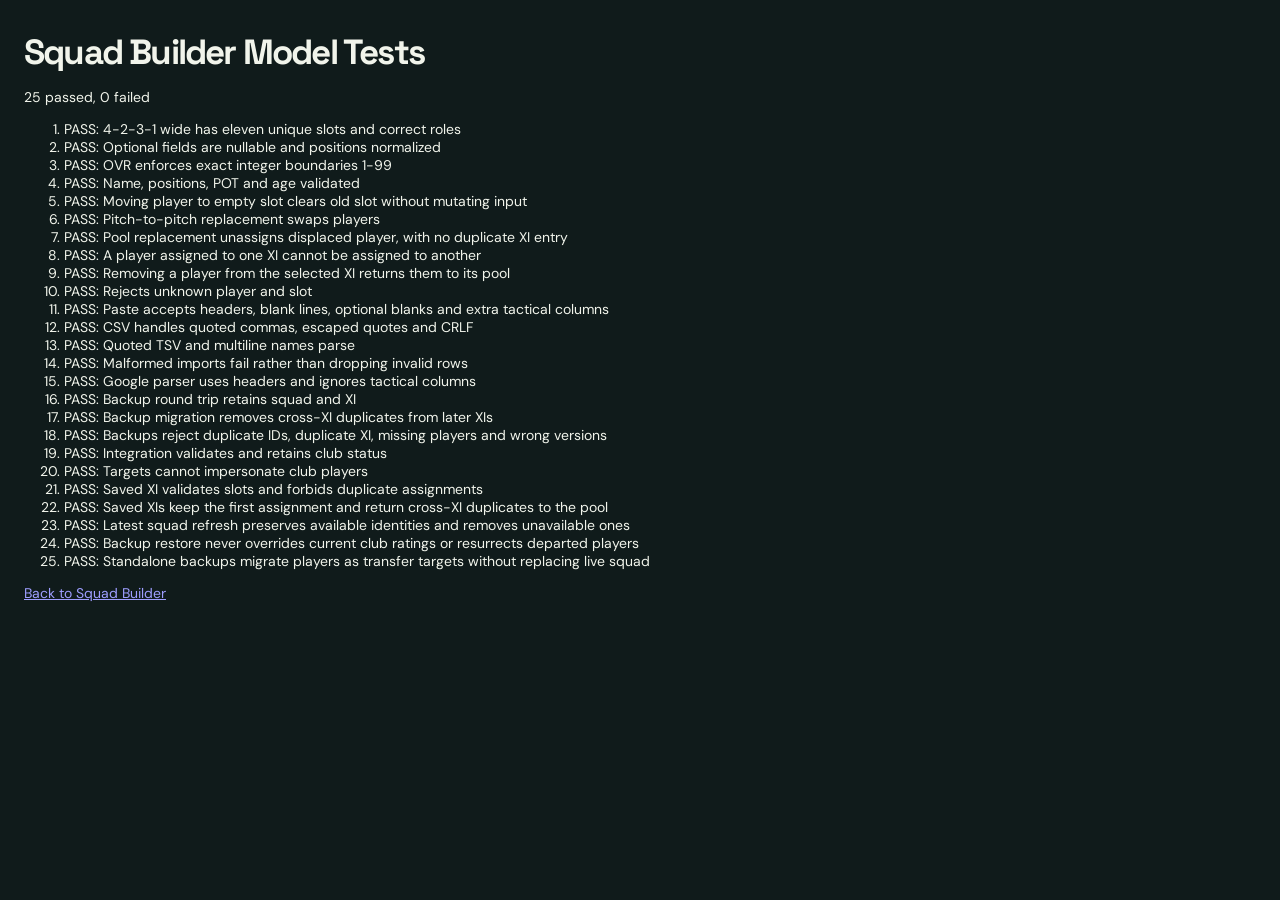
<file: sandbox/tests.html>
<!doctype html>
<html lang="en">
<head><meta charset="utf-8"><meta name="viewport" content="width=device-width, initial-scale=1"><title>Squad Builder Tests</title><link rel="stylesheet" href="styles.css"></head>
<body><main><h1>Squad Builder Model Tests</h1><p id="summary">Running...</p><ol id="results"></ol><a href="../index.html#builder">Back to Squad Builder</a></main>
<script type="module">
import { FORMATION, emptyState, makePlayer, placePlayer, removePlayerFromLineup, selectLineup, validateState, parseDelimited, playersFromRows, playersFromGoogle } from "./model.js";
import { validateTargets, validateLineup, validateLineups, validateClubPlayers, reconcileLineup, restoreIntegratedBackup } from "./integration.js";
let passed = 0, failed = 0;
const assert = (condition, message = "Assertion failed") => { if (!condition) throw new Error(message); };
const throws = callback => { let caught = false; try { callback(); } catch { caught = true; } assert(caught, "Expected an error"); };
function test(name, run) {
  const item = document.createElement("li");
  try { run(); passed++; item.textContent = `PASS: ${name}`; }
  catch (error) { failed++; item.textContent = `FAIL: ${name}: ${error.message}`; }
  document.querySelector("#results").append(item);
}
const player = (id, positions = ["ST"]) => makePlayer({ name: id, ovr: 70, pot: "", age: "", nation: "", positions }, id);
test("4-2-3-1 wide has eleven unique slots and correct roles", () => {
  assert(FORMATION.length === 11 && new Set(FORMATION.map(s => s.id)).size === 11);
  assert(FORMATION.map(s => s.position).join() === "ST,LM,CAM,RM,CDM,CDM,LB,CB,CB,RB,GK");
});
test("Optional fields are nullable and positions normalized", () => {
  const p = makePlayer({ name: " Test ", ovr: "99", pot: "-", age: "", positions: ["st", "-", "ST"] });
  assert(p.name === "Test" && p.ovr === 99 && p.pot === null && p.age === null && p.positions.join() === "ST");
});
test("OVR enforces exact integer boundaries 1-99", () => {
  for (const ovr of [1, 99]) assert(makePlayer({ name: "P", ovr, positions: ["GK"] }).ovr === ovr);
  for (const ovr of ["", "-", 0, 100, 70.5, "no", Infinity]) throws(() => makePlayer({ name: "P", ovr, positions: ["GK"] }));
});
test("Name, positions, POT and age validated", () => {
  for (const patch of [{ name: "" }, { positions: [] }, { positions: ["FAKE"] }, { pot: 100 }, { age: 13 }, { age: 61 }, { age: 20.5 }]) throws(() => makePlayer({ ...player("a"), ...patch }));
});
test("Moving player to empty slot clears old slot without mutating input", () => {
  const s = { ...emptyState(), players: [player("a")], lineup: { ST: "a" } };
  const moved = placePlayer(s, "a", "GK");
  assert(moved.lineup.GK === "a" && !moved.lineup.ST && s.lineup.ST === "a");
});
test("Pitch-to-pitch replacement swaps players", () => {
  const s = { ...emptyState(), players: [player("a"), player("b")], lineup: { ST: "a", LM: "b" } };
  const moved = placePlayer(s, "a", "LM");
  assert(moved.lineup.LM === "a" && moved.lineup.ST === "b");
});
test("Pool replacement unassigns displaced player, with no duplicate XI entry", () => {
  const s = { ...emptyState(), players: [player("a"), player("b")], lineup: { ST: "a" } };
  const moved = placePlayer(s, "b", "ST");
  assert(Object.values(moved.lineup).join() === "b" && moved.players.length === 2);
  assert(placePlayer(moved, "b", "ST") === moved);
});
test("A player assigned to one XI cannot be assigned to another", () => {
  const first = placePlayer({ ...emptyState(), players: [player("a")] }, "a", "ST");
  const second = selectLineup(first, 1);
  throws(() => placePlayer(second, "a", "GK"));
  assert(selectLineup(first, 0).lineup.ST === "a" && selectLineup(first, 2).lineup.ST === undefined);
});
test("Removing a player from the selected XI returns them to its pool", () => {
  const assigned = placePlayer({ ...emptyState(), players: [player("a")] }, "a", "ST");
  const returned = removePlayerFromLineup(assigned, "a");
  assert(Object.keys(returned.lineup).length === 0 && returned.players.length === 1);
});
test("Rejects unknown player and slot", () => {
  const s = { ...emptyState(), players: [player("a")] };
  throws(() => placePlayer(s, "fake", "ST")); throws(() => placePlayer(s, "a", "fake"));
});
test("Paste accepts headers, blank lines, optional blanks and extra tactical columns", () => {
  const rows = parseDelimited("Name\tOVR\tPOT\tAge\tNation\tPos1\tPos2\tPos3\tPos4\n\nA\t70\t-\t20\tMorocco\tGK\t-\t-\t-\tIgnore");
  const ps = playersFromRows(rows);
  assert(ps.length === 1 && ps[0].name === "A" && ps[0].pot === null && ps[0].positions.join() === "GK");
});
test("CSV handles quoted commas, escaped quotes and CRLF", () => {
  const ps = playersFromRows(parseDelimited('"Last, ""First""",71,80,22,Nation,CM,CDM,-,-\r\nOther,66,,,Nation,ST'));
  assert(ps.length === 2 && ps[0].name === 'Last, "First"' && ps[1].age === null);
});
test("Quoted TSV and multiline names parse", () => {
  assert(parseDelimited('"A\tB"\t70\t\t\t\tST')[0][0] === "A\tB");
  assert(parseDelimited('"A\nB",70,,,,ST')[0][0] === "A\nB");
});
test("Malformed imports fail rather than dropping invalid rows", () => {
  throws(() => parseDelimited('"Unclosed,70'));
  throws(() => parseDelimited('"Name"trailing,70'));
  throws(() => playersFromRows(parseDelimited("A,70,,,,ST\nB,100,,,,GK")));
  throws(() => playersFromRows([[""]]));
});
test("Google parser uses headers and ignores tactical columns", () => {
  const response = { status: "ok", table: { cols: ["OVR", "Name", "POT", "Age", "Nation", "Pos1", "Pos2", "Pos3", "Pos4", ""].map(label => ({ label })), rows: [{ c: [70, "A", null, 20, "X", "GK", "-", "-", "-", "Tactics"].map(v => ({ v })) }] } };
  const ps = playersFromGoogle(`google.visualization.Query.setResponse(${JSON.stringify(response)});`);
  assert(ps.length === 1 && ps[0].name === "A" && ps[0].ovr === 70);
  throws(() => playersFromGoogle("no response"));
  throws(() => playersFromGoogle('{"status":"error"}'));
});
test("Backup round trip retains squad and XI", () => {
  const s = { ...emptyState(), players: [player("a")], lineup: { ST: "a" } };
  const restored = validateState(JSON.parse(JSON.stringify(s)));
  assert(restored.lineup.ST === "a" && restored.players[0].id === "a" && restored.lineups.length === 3);
});
test("Backup migration removes cross-XI duplicates from later XIs", () => {
  const restored = validateState({ version: 1, players: [player("a")], activeLineup: 0,
    lineups: [{ ST: "a" }, { GK: "a" }, {}], lineup: { ST: "a" } });
  assert(restored.lineups[0].ST === "a" && Object.keys(restored.lineups[1]).length === 0);
});
test("Backups reject duplicate IDs, duplicate XI, missing players and wrong versions", () => {
  const s = { ...emptyState(), players: [player("a")], lineup: { ST: "a" } };
  throws(() => validateState({ ...s, players: [player("a"), player("a")] }));
  throws(() => validateState({ ...s, lineup: { ST: "a", GK: "a" } }));
  throws(() => validateState({ ...s, lineup: { ST: "missing" } }));
  throws(() => validateState({ ...s, lineup: { FAKE: "a" } }));
  throws(() => validateState({ ...s, version: 2 }));
});
const club = [{ ...player("club:1", ["GK"]), clubStatus: "On loan" }];
test("Integration validates and retains club status", () => {
  assert(validateClubPlayers(club)[0].clubStatus === "On loan");
  throws(() => validateClubPlayers([{ ...player("club:1"), clubStatus: "Youth academy" }]));
  throws(() => validateClubPlayers([club[0], club[0]]));
});
test("Targets cannot impersonate club players", () => {
  assert(validateTargets([player("target")]).length === 1);
  throws(() => validateTargets(club));
});
test("Saved XI validates slots and forbids duplicate assignments", () => {
  assert(validateLineup({ GK: "club:1" }).GK === "club:1");
  throws(() => validateLineup({ ST: "a", GK: "a" }));
  throws(() => validateLineup({ FAKE: "a" }));
  throws(() => validateLineup([]));
});
test("Saved XIs keep the first assignment and return cross-XI duplicates to the pool", () => {
  const lineups = [{ ST: "a" }, { GK: "a" }, {}];
  const validated = validateLineups(lineups);
  assert(validated.length === 3 && validated[0].ST === "a" && !Object.keys(validated[1]).length);
  throws(() => validateLineups([{}, {}]));
  throws(() => validateLineups([{ ST: "a", GK: "a" }, {}, {}]));
});
test("Latest squad refresh preserves available identities and removes unavailable ones", () => {
  const updated = [{ ...club[0], ovr: 75 }, player("target")];
  const lineup = reconcileLineup({ GK: "club:1", ST: "target", LM: "club:departed" }, updated);
  assert(lineup.GK === "club:1" && lineup.ST === "target" && !lineup.LM);
});
test("Backup restore never overrides current club ratings or resurrects departed players", () => {
  const backup = { version: 1, players: [{ ...club[0], ovr: 50 }, player("target"), player("club:departed")],
    lineup: { GK: "club:1", ST: "target", LM: "club:departed" } };
  const restored = restoreIntegratedBackup(backup, club);
  assert(restored.players.length === 2 && restored.players[0].ovr === 70 && restored.players[0].clubStatus === "On loan");
  assert(restored.lineup.GK === "club:1" && restored.lineup.ST === "target" && !restored.lineup.LM);
});
test("Standalone backups migrate players as transfer targets without replacing live squad", () => {
  const restored = restoreIntegratedBackup({ version: 1, players: [player("original-id")], lineup: { ST: "original-id" } }, club);
  assert(restored.players.length === 2 && restored.lineup.ST === "original-id");
});
document.querySelector("#summary").textContent = `${passed} passed, ${failed} failed`;
document.body.dataset.testFailures = String(failed);
</script></body>
</html>
</file>
<file: styles.css>
:root { color-scheme: light; font-family: "Segoe UI", Arial, sans-serif; color: #242424; background: #f6f6f6; --accent: #c8102e; --line: #dedede; }
* { box-sizing: border-box; }
body { margin: 0; }
a { color: #ad102a; text-underline-offset: 3px; }
button, input, select { font: inherit; }
button, select { cursor: pointer; }
button:disabled { cursor: wait; opacity: .55; }
:focus-visible { outline: 3px solid #b26c0c; outline-offset: 3px; }
.masthead { display: flex; justify-content: space-between; align-items: center; gap: 24px; padding: 30px 4vw 25px; background: #fff; }
.brand { display: flex; gap: 15px; align-items: center; }
.club-logo { width: 54px; height: 54px; object-fit: contain; }
.eyebrow { font-size: 10px; letter-spacing: .17em; font-weight: 700; color: #686868; margin: 0 0 7px; }
h1 { font-size: clamp(20px, 2.5vw, 28px); margin: 0; letter-spacing: -.04em; }
h1 span { font-weight: 400; color: #707070; }
.source { display: flex; align-items: center; gap: 20px; font-size: 13px; }
.source button { border: 1px solid var(--line); background: #fff; color: #333; border-radius: 6px; padding: 10px 14px; }
nav { display: flex; padding: 0 4vw; gap: 28px; border-block: 1px solid var(--line); background: #fff; overflow-x: auto; }
nav a[data-nav="builder"] { margin-left: auto; }
nav a { padding: 17px 0 14px; color: #626262; font-size: 13px; text-decoration: none; white-space: nowrap; border-bottom: 3px solid transparent; }
nav a[aria-current] { color: #ad102a; border-bottom-color: var(--accent); font-weight: 700; }
main { padding: 20px 4vw 40px; min-height: 70vh; }
#status { font-size: 11px; color: #686868; margin-bottom: 28px; }
#error { padding: 16px; background: #fff0ed; color: #8f3120; border: 1px solid #e7b7ac; border-radius: 6px; margin-bottom: 20px; }
.section-heading { display: flex; justify-content: space-between; align-items: center; gap: 22px; margin-bottom: 25px; }
.section-heading > div:not(.portrait) { flex: 1; }
h2 { margin: 0 0 9px; font-size: 30px; font-weight: 650; letter-spacing: -.04em; }
.description { margin: 0; color: #686868; font-size: 13px; line-height: 1.6; }
.control { display: grid; gap: 6px; font-size: 11px; font-weight: 600; color: #686868; min-width: 160px; }
select { padding: 10px 35px 10px 12px; background: white; border: 1px solid #ccc; border-radius: 5px; color: #333; }
.view-options { display: flex; flex-wrap: wrap; align-items: center; justify-content: space-between; gap: 12px; font-size: 12px; margin-bottom: 15px; color: #626262; }
.view-options label { display: flex; align-items: center; gap: 7px; }
.player-sources { display: flex; flex-wrap: wrap; gap: 10px 20px; margin: 0 0 16px; padding: 10px 14px; border: 1px solid var(--line); border-radius: 6px; font-size: 12px; }
.player-sources legend { padding: 0 5px; font-size: 11px; font-weight: 600; color: #686868; }
.player-sources label { display: flex; align-items: center; gap: 7px; cursor: pointer; }
input[type=checkbox] { accent-color: var(--accent); }
.table-panel { border: 1px solid var(--line); border-radius: 7px; background: white; overflow: hidden; margin-bottom: 22px; }
.table-tools { display: flex; justify-content: flex-end; align-items: center; padding: 12px 16px; }
input[type=search] { width: 240px; max-width: 100%; padding: 8px 12px; background: #fafafa; border: 1px solid var(--line); border-radius: 5px; font-size: 12px; }
.table-scroll { max-height: 68vh; overflow: auto; isolation: isolate; }
table { width: 100%; border-collapse: separate; border-spacing: 0; font-size: 12px; white-space: nowrap; }
th, td { border-right: 1px solid #dedede; border-bottom: 1px solid #dedede; padding: 8px 10px; height: 35px; }
th { position: sticky; top: 0; z-index: 2; background: #292929; color: #fff; text-align: left; padding: 0; }
th button { background: transparent; border: 0; color: inherit; font-size: 11px; font-weight: 650; padding: 11px 10px; width: 100%; text-align: left; white-space: nowrap; }
th button:hover { background: #454545; }
td { background: #fff; }
tr:nth-child(even) td { background-color: #f2f2f2; }
tr:hover td { box-shadow: inset 0 0 0 100px #c8102e08; }
.name-column { position: sticky; left: 0; z-index: 1; min-width: 175px; border-right: 2px solid #ccc; }
th.name-column { z-index: 3; }
.player-link { text-decoration: none; color: #292929; font-weight: 600; }
.player-link:hover { text-decoration: underline; color: #ad102a; }
.numeric { text-align: right; font-variant-numeric: tabular-nums; }
.status-badge { display: inline-block; border-radius: 999px; padding: 4px 8px; font-size: 10px; font-weight: 700; white-space: nowrap; }
.status-active { background: #d9f0e0; color: #176c38; }
.status-on-loan { background: #fff0cd; color: #815500; }
.status-departed { background: #f3dedd; color: #902c2b; }
.status-youth-academy { background: #e6e1f7; color: #574695; }
.season-indicator { display: inline-block; width: 9px; height: 9px; margin-left: 8px; border-radius: 50%; vertical-align: middle; }
.season-indicator.status-active { background: #269349; }
.season-indicator.status-on-loan { background: #d79b17; }
.season-indicator.status-departed { background: #bb514a; }
.season-indicator.status-youth-academy { background: #7160bd; }
.status-legend { display: flex; flex-wrap: wrap; gap: 10px 18px; margin: -8px 0 16px; }
.legend-item { display: inline-flex; align-items: center; gap: 6px; }
.competition-start { border-left: 3px solid #939393; }
.club-stats-table th button, .club-stats-table td { text-align: center; }
.club-stats-table td > .title-icon { margin: 0; }
.honours-table th button, .honours-table td { padding-inline: 5px; }
.honours-table th button { font-size: 10px; }
.honours-table .name-column { min-width: 150px; }
.honours-table .club-honours { font-weight: 700; }
.honours-table .club-badge { object-fit: contain; background: transparent; }
.honours-table th .title-icon { width: 14px; height: 18px; margin-right: 3px; }
.mini-headshot { width: 28px; height: 32px; flex: 0 0 28px; object-fit: cover; background: #e9e9e9; border-radius: 4px; }
.table-player { display: inline-flex; align-items: center; gap: 7px; text-align: left; }
.photo-unavailable { font-size: 10px; color: #686868; white-space: normal; }
.bio-club-number { color: #777; font-size: 14px; font-weight: 650; }
.bio-nationality { position: absolute; top: 16px; right: 16px; font-size: 24px; line-height: 1.2; }
.bio-nationality img { display: block; width: 30px; height: 20px; object-fit: contain; }
.player-stats-layout { display: grid; grid-template-columns: minmax(0, 2fr) minmax(280px, 1fr); gap: 22px; align-items: start; }
.player-stats-heading { display: grid; grid-template-columns: minmax(0, 2fr) minmax(280px, 1fr); gap: 22px; }
.player-stats-heading h2 { margin: 0; }
.mobile-leaderboard-title { display: none; }
.player-stats-layout .table-tools { height: 66px; padding: 12px; }
.player-stats-layout .leaderboard-heading { margin: 0; width: 100%; }
.leaderboard-heading .control { display: flex; align-items: center; gap: 10px; min-width: 0; width: 100%; }
.leaderboard-heading select { min-width: 0; width: 100%; font-size: 12px; }
.table-scroll td > .title-icon { margin-right: 5px; }
.career-table, .stats-leaderboard { min-width: 0; }
.leaderboard-heading { display: flex; align-items: center; justify-content: space-between; gap: 12px; margin-bottom: 12px; flex-wrap: wrap; }
.leaderboard-heading h3 { margin: 0; }
.career-table th button, .career-table td { padding-inline: 7px; }
.season-awards-layout { display: grid; grid-template-columns: minmax(0, 1fr) minmax(260px, 320px); gap: 24px; align-items: start; }
.season-awards-layout .formation-panel { width: 100%; max-width: none; }
.season-awards-layout .pitch { width: 100%; min-height: 660px; }
.season-awards-layout .formation-player { width: 20%; }
.formation-position { display: none; }
.season-awards-other .detail-section { margin: 0 0 14px; }
.award-card > .award-players, .award-card > span { display: flex; padding: 14px; }
.award-players { display: flex; flex-direction: column; gap: 8px; }
.award-card .mini-headshot { width: 44px; height: 48px; flex-basis: 44px; }
.award-count { color: #686868; }
.awards-timeline td { white-space: normal; min-width: 140px; vertical-align: top; }
.awards-timeline td:first-child, .awards-timeline th:first-child { position: sticky; left: 0; min-width: 90px; z-index: 1; }
.awards-timeline th:first-child { z-index: 3; }
.awards-timeline .column-groups th { height: 32px; padding: 8px 10px; text-align: center; border-bottom: 1px solid #777; }
.awards-timeline thead tr:not(.column-groups) th { top: 32px; }
.awards-timeline .column-groups th:not(:first-child) { border-left: 3px solid #939393; }
.awards-timeline .mini-headshot { width: 24px; height: 28px; flex-basis: 24px; }
.empty { text-align: center; padding: 32px; color: #686868; }
.back-link { display: inline-block; font-size: 12px; margin-bottom: 23px; text-decoration: none; }
.portrait { display: flex; flex-direction: column; align-items: center; justify-content: center; background: #e9e9e9; border-radius: 9px; width: 100px; height: 110px; flex: 0 0 100px; overflow: hidden; }
.portrait > span { font-size: 28px; color: #686868; font-weight: 700; }
.portrait img { width: 100%; height: 100%; object-fit: cover; }
.photo-status { font-size: 9px; color: #686868; }
.detail-section { margin: 20px 0; border: 1px solid var(--line); background: white; border-radius: 7px; overflow: hidden; }
h3 { font-size: 14px; color: #333; }
.detail-section h3 { padding: 17px 20px; margin: 0; background: #f0f0f0; border-top: 3px solid var(--accent); }
.bio-header { position: relative; display: flex; align-items: flex-start; gap: 18px; padding: 16px 18px; background: #f0f0f0; border-top: 3px solid var(--accent); }
.bio-club-number { padding-right: 38px; min-height: 20px; }
.bio-header h2 { margin: 0; font-size: 23px; overflow-wrap: anywhere; }
.bio-identity { min-width: 0; display: flex; flex-direction: column; align-items: flex-start; gap: 10px; }
.bio-identity .status-badge { font-size: 12px; padding: 5px 10px; }
.profile-bio .details:not(.profile-honours) { grid-template-columns: repeat(2, minmax(0, 1fr)); }
.profile-bio .details:not(.profile-honours) > div { padding: 12px; }
.star-rating { color: #966900; letter-spacing: 1px; white-space: nowrap; }
.profile-section-heading { display: flex; align-items: center; justify-content: space-between; gap: 18px; margin: 28px 0 14px; }
.profile-section-heading h3 { margin: 0; font-size: 21px; color: #242424; }
.profile-section-heading .control { min-width: 170px; }
.profile-toolbar { display: flex; align-items: center; justify-content: space-between; gap: 16px; max-width: 1128px; margin: 0 auto 16px; }
.profile-toolbar .back-link { margin: 0; }
.profile-toolbar .control { width: auto; min-width: 170px; }
.profile-layout { display: grid; grid-template-columns: minmax(260px, 340px) minmax(0, 760px); gap: 28px; max-width: 1128px; margin: 0 auto; align-items: start; }
.profile-bio .detail-section { margin-top: 0; }
.profile-main { min-width: 0; }
.profile-main > .detail-section:first-child { margin-top: 0; }
.profile-bio .honours-section { width: 100%; margin-top: 16px; }
.profile-movements { min-width: 0; }
.profile-movements th { padding: 12px; }
.profile-movements td { white-space: normal; min-width: 90px; }
.profile-movements .profile-note { margin: 0; padding: 12px; }
.movement-warning { color: #8f3120; }
.profile-stats { grid-template-columns: repeat(auto-fit, minmax(140px, 1fr)); }
.profile-stats.profile-attributes { grid-template-columns: repeat(4, minmax(0, 1fr)); }
.record-badge { display: inline-block; margin-top: 6px; padding: 3px 6px; border: 1px solid #c8102e; border-radius: 4px; background: #fff3f4; color: #971027; font-size: 10px; font-weight: 600; }
.profile-note { padding: 0 20px 16px; font-size: 12px; color: #686868; line-height: 1.5; }
.title-icon { width: 20px; height: 24px; object-fit: contain; flex: 0 0 20px; vertical-align: middle; }
th .title-icon { margin-right: 6px; }
.honours-section { width: fit-content; max-width: 100%; }
.honours-section h3 { padding: 7px 12px; }
.season-selection { margin: 0; padding: 7px 12px; }
.season-selection > div { display: flex; align-items: baseline; gap: 10px; }
.season-selection dt { margin: 0; }
.season-titles { display: flex; flex-wrap: wrap; gap: 4px 14px; list-style: none; margin: 0; padding: 0 12px 7px; font-size: 13px; }
.season-titles li { display: flex; align-items: center; gap: 8px; }
.honours-section .profile-note { margin: 0; padding: 0 12px 7px; }
.profile-chart .profile-section-heading { padding: 16px 20px; margin: 0; background: #f0f0f0; border-top: 3px solid var(--accent); flex-wrap: wrap; }
.profile-chart .profile-section-heading h3 { padding: 0; font-size: 16px; border: 0; }
.profile-chart svg { display: block; width: 100%; height: auto; }
.profile-chart svg text { fill: #626262; font-size: 12px; }
.chart-grid { stroke: #dedede; stroke-width: 1; }
.chart-border { fill: none; stroke: #333; stroke-width: 1.5; }
.chart-line { stroke: #c8102e; stroke-width: 3; }
.chart-dot { fill: #ad102a; stroke: white; stroke-width: 1.5; }
.chart-values { display: flex; flex-wrap: wrap; gap: 12px 20px; margin: 0; padding: 0 20px 20px; }
@media (max-width: 900px) {
  .player-stats-layout, .season-awards-layout { grid-template-columns: minmax(0, 1fr); }
  .player-stats-heading { grid-template-columns: minmax(0, 1fr); }
  .player-stats-heading .leaderboard-title { display: none; }
  .mobile-leaderboard-title { display: block; margin-bottom: 20px; }
  .season-awards-other { display: grid; grid-template-columns: repeat(2, minmax(0, 1fr)); gap: 14px; }
  .profile-layout { grid-template-columns: minmax(0, 1fr); max-width: 760px; gap: 16px; }
  .profile-toolbar { max-width: 760px; flex-wrap: wrap; }
}
.details { display: grid; grid-template-columns: repeat(auto-fit, minmax(180px, 1fr)); margin: 0; }
.details > div { padding: 15px 20px; border-bottom: 1px solid #eee; }
.details.profile-honours { grid-template-columns: minmax(0, 1fr); }
.details.profile-honours > div { display: flex; flex-wrap: wrap; align-items: center; gap: 4px 12px; padding: 6px 12px; }
.profile-honours dt { display: flex; align-items: center; gap: 6px; margin: 0; color: #333; font-size: 13px; }
.profile-honours dd { display: flex; flex: 1 1 auto; align-items: baseline; gap: 8px; min-width: 0; }
.honour-count { flex: 0 0 auto; font-weight: 700; }
.honour-seasons, .tots-seasons { min-width: 0; color: #686868; font-size: 12px; line-height: 1.5; overflow-wrap: normal; }
.profile-honour-totals { margin: 0; padding: 6px 12px; background: #fafafa; border-bottom: 1px solid #eee; }
.profile-honour-totals > div { display: flex; flex-wrap: wrap; align-items: baseline; gap: 4px 10px; padding: 2px 0; }
.profile-honour-totals dt { margin: 0; }
.profile-honour-totals dd { display: flex; flex: 1 1 auto; align-items: baseline; gap: 8px; min-width: 0; }
.profile-honours .multi-season dd, .profile-honour-totals .multi-season dd { flex-basis: 100%; }
dt { color: #686868; font-size: 11px; margin-bottom: 6px; }
dd { margin: 0; font-size: 13px; overflow-wrap: anywhere; }
.subheading { margin: 30px 0 15px; }
.formation-panel { max-width: 850px; margin: 0 auto; border: 1px solid var(--line); border-radius: 9px; overflow: hidden; background: white; }
.formation-title { margin: 0; padding: 18px 20px; background: #292929; color: white; text-align: center; }
.lineup-empty { margin: 0; padding: 16px; text-align: center; color: #626262; font-size: 13px; }
.pitch { position: relative; aspect-ratio: 1.18; background: repeating-linear-gradient(0deg, #287447 0%, #287447 10%, #307e4f 10%, #307e4f 20%); isolation: isolate; }
.pitch-lines { position: absolute; inset: 4% 5%; border: 2px solid #ffffff70; }
.pitch-lines::after { content: ""; position: absolute; top: 50%; width: 100%; border-top: 2px solid #ffffff70; }
.centre-circle { position: absolute; width: 22%; aspect-ratio: 1; border: 2px solid #ffffff70; border-radius: 50%; left: 39%; top: 50%; transform: translateY(-50%); }
.penalty-area { position: absolute; left: 28%; width: 44%; height: 15%; border: 2px solid #ffffff70; }
.penalty-area.top { top: 4%; border-top: 0; }
.penalty-area.bottom { bottom: 4%; border-bottom: 0; }
.formation-player { position: absolute; transform: translate(-50%, -50%); width: 25%; display: flex; flex-direction: column; align-items: center; gap: 5px; text-align: center; z-index: 1; }
.shirt { display: grid; place-items: center; width: 47px; height: 42px; background: #e01d2f; color: #fff; font-size: 15px; font-weight: 800; clip-path: polygon(22% 0, 36% 0, 40% 10%, 60% 10%, 64% 0, 78% 0, 100% 20%, 86% 43%, 76% 35%, 76% 100%, 24% 100%, 24% 35%, 14% 43%, 0 20%); }
.formation-name { width: 100%; display: flex; align-items: center; justify-content: center; gap: 5px; max-width: 100%; border-radius: 4px; padding: 4px; background: #fff; font-size: 12px; line-height: 1.3; box-shadow: 0 2px 5px #0002; overflow-wrap: anywhere; }
.formation-name > a, .formation-name > span:not(.sr-only) { min-width: 0; overflow-wrap: anywhere; }
.tots-player-photo { width: 34px; height: 34px; flex: 0 0 34px; border-radius: 50%; object-fit: cover; background: #e9e9e9; }
.formation-name .player-link { color: #292929; }
.sr-only { position: absolute; width: 1px; height: 1px; padding: 0; overflow: hidden; clip: rect(0,0,0,0); white-space: nowrap; }
.sandbox-frame { width: 100%; height: 1220px; border: 1px solid var(--line); border-radius: 9px; background: #101b1b; }
.sandbox-error { padding: 16px; color: #8f3120; background: #fff0ed; border: 1px solid #e7b7ac; }
@media (max-width: 650px) {
  .masthead { align-items: flex-start; flex-direction: column; gap: 18px; padding: 20px 18px; }
  .source { width: 100%; justify-content: space-between; font-size: 12px; }
  .club-logo { width: 42px; height: 42px; }
  nav { padding-inline: 18px; gap: 24px; }
  main { padding: 18px 14px 30px; }
  #status { margin-bottom: 24px; }
  .section-heading { flex-wrap: wrap; gap: 15px; margin-bottom: 20px; }
  h2 { font-size: 26px; }
  .control { width: 100%; }
  .name-column { min-width: 155px; max-width: 190px; }
  .table-tools { padding: 10px; }
  .details { grid-template-columns: repeat(2, minmax(0, 1fr)); }
  .details > div { padding: 13px; }
  .portrait { width: 78px; height: 90px; flex-basis: 78px; }
  .pitch { aspect-ratio: .7; }
  .shirt { width: 34px; height: 31px; font-size: 12px; }
  .formation-name { padding: 3px; font-size: 10px; gap: 3px; }
  .tots-player-photo { width: 25px; height: 25px; flex-basis: 25px; }
  .formation-player { gap: 4px; }
  .season-awards-layout .pitch { min-height: 0; }
  .profile-stats.profile-attributes { grid-template-columns: repeat(2, minmax(0, 1fr)); }
  .season-awards-other { grid-template-columns: minmax(0, 1fr); }
}
@media (max-width: 900px) {
  .season-awards-layout .pitch { display: grid; grid-template-columns: repeat(auto-fit, minmax(min(100%, 300px), 1fr)); gap: 12px; padding: 14px; aspect-ratio: auto; min-height: 0; }
  .season-awards-layout .pitch > :not(.formation-player) { display: none; }
  .season-awards-layout .formation-player { position: static; transform: none; width: auto; min-width: 0; display: grid; grid-template-columns: 32px 36px minmax(0, 1fr); gap: 8px; padding: 10px; border-radius: 6px; background: white; text-align: left; }
  .season-awards-layout .formation-position { display: block; font-size: 11px; font-weight: 700; }
  .season-awards-layout .shirt { width: 34px; height: 31px; font-size: 12px; }
  .season-awards-layout .formation-name { justify-content: flex-start; gap: 8px; padding: 0; font-size: 13px; box-shadow: none; }
  .season-awards-layout .tots-player-photo { width: 34px; height: 34px; flex-basis: 34px; }
}
</file>
<file: sandbox/styles.css>
@import url("https://fonts.googleapis.com/css2?family=DM+Sans:wght@400;500;600;700&family=Space+Grotesk:wght@400;500;600;700&display=swap");

:root { color-scheme: dark; --bg: #101b1b; --panel: #182625; --line: #2c3c39; --muted: #9eafaa; --text: #f1f4eb; --accent: #d3ee87; }
* { box-sizing: border-box; }
body { margin: 0; background: var(--bg); color: var(--text); font: 14px "DM Sans", system-ui, sans-serif; }
button, input, select, textarea { font: inherit; }
button { border: 1px solid #40504a; border-radius: 7px; background: #20312c; color: var(--text); padding: 10px 13px; cursor: pointer; transition: background .15s, border-color .15s; }
button:hover { background: #30453c; border-color: #819a75; }
button:disabled { opacity: .4; cursor: not-allowed; }
:focus-visible { outline: 3px solid var(--accent); outline-offset: 3px; }
.primary { background: var(--accent); color: #17251e; border-color: var(--accent); font-weight: 700; }
.primary:hover { background: #e4ffa0; }
.subtle { background: transparent; color: var(--muted); }
.masthead { padding: 24px max(24px, calc((100vw - 1440px) / 2)); border-bottom: 1px solid var(--line); display: flex; align-items: center; justify-content: space-between; gap: 20px; }
.eyebrow { font-size: 10px; letter-spacing: 2px; color: var(--muted); font-weight: 700; }
h1, h2, h3, h4, strong { font-family: "Space Grotesk", system-ui, sans-serif; }
h1 { font-size: 35px; margin: 0; letter-spacing: -1.8px; }
.brand-dot { color: var(--accent); }
.header-tools { display: flex; align-items: center; gap: 10px; }
.header-tools button { font-size: 12px; background: transparent; }
.edition { font-size: 10px; letter-spacing: 1.5px; border: 1px solid var(--line); border-radius: 4px; padding: 8px 10px; color: var(--accent); margin-right: 12px; }
main { max-width: 1440px; padding: 30px 24px 20px; margin: auto; }
.intro { display: flex; justify-content: space-between; align-items: center; gap: 16px; margin-bottom: 24px; }
h2 { font-size: 26px; margin: 0 0 7px; letter-spacing: -.6px; }
.intro p { color: var(--muted); margin: 0; }
#save-state { font-size: 11px; color: var(--muted); }
.workspace { display: grid; grid-template-columns: minmax(420px, 1.25fr) minmax(340px, 1fr); gap: 24px; align-items: start; }
.workspace > * { min-width: 0; }
.panel { background: var(--panel); border: 1px solid var(--line); border-radius: 12px; overflow: hidden; }
.panel-heading { display: flex; justify-content: space-between; align-items: center; padding: 22px 24px; gap: 12px; }
h3 { margin: 5px 0 0; font-size: 23px; letter-spacing: -.6px; }
h3 span { font-size: 14px; color: var(--muted); font-weight: 400; margin-left: 5px; }
.stats { display: flex; padding: 0 24px 18px; gap: 0; }
.stats > div { flex: 1; border-right: 1px solid var(--line); padding-left: 20px; }
.stats > div:first-child { padding-left: 0; }
.stats > div:last-child { border: 0; }
.stats strong { display: block; font-size: 23px; font-weight: 500; }
.stats span { display: block; color: var(--muted); font-size: 9px; letter-spacing: 1px; margin-top: 5px; }
.pitch { margin: 0 20px; width: calc(100% - 40px); position: relative; aspect-ratio: 1 / 1.13; min-height: 680px; background: repeating-linear-gradient(to bottom, #294d3c 0%, #294d3c 10%, #2d5341 10%, #2d5341 20%); border: 1px solid #4c6d52; border-radius: 5px; isolation: isolate; }
.pitch-lines { position: absolute; inset: 3.5% 5%; border: 1px solid #9bbca14d; pointer-events: none; }
.halfway { position: absolute; top: 50%; width: 100%; border-top: 1px solid #9bbca14d; }
.centre-circle { position: absolute; left: 50%; top: 50%; width: 28%; aspect-ratio: 1; border: 1px solid #9bbca14d; border-radius: 50%; transform: translate(-50%, -50%); }
.centre-spot { position: absolute; left: 50%; top: 50%; width: 4px; height: 4px; background: #9bbca14d; border-radius: 50%; }
.penalty, .six-yard, .goal { position: absolute; left: 50%; transform: translateX(-50%); border: 1px solid #9bbca14d; }
.penalty { width: 57%; height: 16%; }
.six-yard { width: 26%; height: 6%; }
.goal { width: 15%; height: 2.5%; }
.top { top: -1px; border-top: 0; }
.bottom { bottom: -1px; border-bottom: 0; }
.goal.top { top: -2.5%; border-top: 1px solid #9bbca14d; }
.goal.bottom { bottom: -2.5%; border-bottom: 1px solid #9bbca14d; }
.slot { position: absolute; transform: translate(-50%, -50%); width: 22%; max-width: 150px; min-height: 82px; display: flex; flex-direction: column; align-items: center; justify-content: center; gap: 2px; padding: 5px 3px; background: #183b2f8c; border: 1px dashed #9cbea06b; border-radius: 7px; cursor: pointer; }
.slot:hover { background: #3f6245; }
.slot-position { font-size: 9px; font-weight: 700; letter-spacing: 1px; color: #d8e9d0; }
.empty-plus { font-size: 22px; line-height: 24px; color: #d0e0bca1; }
.empty-label { font-size: 9px; color: #bdceb8; }
.slot.filled { background: #152a24f0; border: 1px solid #698365; box-shadow: 0 4px 10px #0e1a1940; }
.slot.filled { cursor: grab; touch-action: none; user-select: none; }
.slot-profile { display: flex; align-items: center; justify-content: center; gap: 4px; }
.slot-photo { width: 34px; height: 34px; object-fit: cover; border-radius: 50%; }
.slot-rating-group { display: flex; align-items: center; gap: 2px; }
.rating.slot-rating { font-size: 9px; padding: 2px; min-width: 0; }
.slot-rating-separator { color: #d5e0cf; font-size: 10px; }
.slot-meta, .slot-positions { max-width: 100%; color: #d5e0cf; font-size: 8px; line-height: 1.1; overflow-wrap: anywhere; }
.slot-remove { position: absolute; top: 1px; right: 1px; width: 19px; height: 19px; display: grid; place-items: center; padding: 0; border: 0; border-radius: 50%; background: #111d1be8; color: white; font-size: 15px; line-height: 1; }
.slot-remove:hover { background: #8d3434; }
.pitch-rating { font: 700 20px "Space Grotesk", system-ui, sans-serif; }
.pitch-name { display: -webkit-box; -webkit-box-orient: vertical; -webkit-line-clamp: 2; overflow: hidden; font-size: 11px; line-height: 1.2; font-weight: 600; max-width: 100%; overflow-wrap: anywhere; }
.slot-positions { display: -webkit-box; -webkit-box-orient: vertical; -webkit-line-clamp: 2; overflow: hidden; }
.slot.selected, .player-row.selected { border-color: var(--accent); background: #3b5140; box-shadow: 0 0 0 2px #d3ee8755; }
.dragging .slot { border-color: var(--accent); }
.slot.drag-over { background: #526544; box-shadow: 0 0 0 2px var(--accent); }
.drag-source { opacity: .4; }
.drag-preview { position: fixed; transform: translate(-50%, -50%); pointer-events: none; z-index: 1000; opacity: .9; background: #20312c; box-shadow: 0 6px 18px #0006; }
.hint { font-size: 11px; line-height: 1.7; color: var(--muted); }
.filters { display: flex; gap: 8px; padding: 20px 24px 16px; }
input, select, textarea { background: #111f1c; border: 1px solid #3a4b42; border-radius: 6px; color: var(--text); padding: 11px; min-width: 0; width: 100%; }
input::placeholder, textarea::placeholder { color: #87988e; }
.filters input, .filters select { font-size: 12px; }
.search-label { flex: 1; }
.filters > label:last-child { max-width: 135px; }
.pool-legend { display: flex; justify-content: space-between; color: var(--muted); font-size: 9px; letter-spacing: 1px; padding: 0 86px 10px 24px; }
.player-list { padding: 0 12px; max-height: 637px; min-height: 360px; overflow-y: auto; scrollbar-color: #49604e transparent; }
.player-row { display: grid; grid-template-columns: 24px minmax(0, 1fr) auto; align-items: center; border: 1px solid transparent; border-bottom-color: #2b3c33; border-radius: 6px; padding-right: 8px; gap: 0 6px; user-select: none; }
.drag-handle { grid-column: 1; grid-row: 1; touch-action: none; cursor: grab; padding: 12px 4px; border: 0; background: transparent; color: var(--muted); font-size: 20px; }
.player-row:hover { background: #22362e; }
.player-pick { grid-column: 2; grid-row: 1; display: flex; align-items: center; justify-content: flex-start; gap: 10px; border: 0; background: transparent; text-align: left; min-width: 0; padding: 12px 8px; }
.player-photo { width: 48px; height: 48px; flex: 0 0 48px; border-radius: 50%; object-fit: cover; background: #263a31; }
.player-details { min-width: 0; flex: 1; display: flex; flex-direction: column; gap: 5px; }
.player-name { font-weight: 600; font-size: 13px; overflow-wrap: anywhere; }
.player-meta { color: var(--muted); font-size: 10px; }
.player-positions { color: #c6d9ba; font-size: 10px; letter-spacing: .3px; }
.rating { font: 600 18px "Space Grotesk", system-ui, sans-serif; border-radius: 5px; background: #314932; padding: 7px; min-width: 37px; text-align: center; }
.player-rating-group { grid-column: 3; grid-row: 1; display: flex; align-items: center; gap: 2px; }
.player-rating, .player-potential { font-size: 13px; padding: 5px 3px; min-width: 0; }
.rating-separator { color: #d5e0cf; font-size: 10px; }
.elite { color: #9fe5b5; }
.good { color: #d3ee87; }
.medium { color: #ebd28a; }
.low { color: #edac8e; }
.edit-player { background: transparent; border: 0; padding: 10px 5px; font-size: 10px; color: var(--muted); }
.player-actions { grid-column: 2; grid-row: 2; display: flex; flex-direction: row; align-items: stretch; gap: 4px; margin: -5px 0 3px 66px; }
.delete-player { background: transparent; border: 0; padding: 7px 5px; font-size: 10px; color: #e99f96; }
.pool-legend { align-items: center; padding-right: 24px; }
.pool-sort { display: flex; align-items: center; gap: 6px; letter-spacing: 0; }
.pool-sort select { width: auto; padding: 6px; font-size: 11px; }
.lineup-choice { width: 125px; }
.lineup-choice select { padding: 9px; }
.roster-footer { display: flex; justify-content: space-between; padding: 17px 24px; border-top: 1px solid var(--line); color: var(--muted); font-size: 10px; gap: 12px; }
.empty-pool { text-align: center; padding: 65px 30px; color: var(--muted); }
.empty-icon { font-size: 30px; color: var(--accent); }
.empty-pool h4 { color: var(--text); font-size: 18px; margin: 16px 0 8px; }
.empty-pool p { max-width: 260px; margin: auto; line-height: 1.7; font-size: 12px; }
.page-footer { display: flex; justify-content: space-between; gap: 16px; margin-top: 28px; font-size: 10px; color: #7d9488; }
#error { background: #432d25; border: 1px solid #a27553; padding: 15px; margin-bottom: 20px; border-radius: 7px; line-height: 1.6; }
dialog { color: var(--text); background: var(--panel); border: 1px solid #50604d; border-radius: 12px; width: min(560px, calc(100% - 28px)); padding: 25px; max-height: 90dvh; overflow-y: auto; }
dialog::backdrop { background: #06100dda; }
.dialog-heading { display: flex; align-items: center; justify-content: space-between; margin-bottom: 20px; gap: 10px; }
.dialog-heading h2 { font-size: 22px; margin: 0; }
.dialog-heading button { background: transparent; padding: 7px 10px; }
form label { display: flex; flex-direction: column; gap: 7px; font-size: 12px; color: #c7d5c7; }
.form-grid { display: grid; grid-template-columns: 1fr 1fr; gap: 15px; margin-top: 16px; }
fieldset { border: 1px solid var(--line); border-radius: 6px; margin: 20px 0 0; padding: 12px; }
legend { color: var(--muted); font-size: 12px; }
fieldset .form-grid { margin-top: 0; }
.dialog-actions { display: flex; justify-content: flex-end; gap: 8px; margin-top: 22px; }
.dialog-actions .danger { margin-right: auto; color: #f3a29c; background: transparent; }
.form-error { color: #ffbba2; font-size: 12px; }
dialog p { color: var(--muted); line-height: 1.7; font-size: 12px; }
textarea { resize: vertical; font-family: ui-monospace, monospace; font-size: 12px; }
.sr-only { position: absolute; width: 1px; height: 1px; padding: 0; margin: -1px; overflow: hidden; clip: rect(0, 0, 0, 0); white-space: nowrap; border: 0; }
[hidden] { display: none !important; }
.source-filter { display: flex; flex-wrap: wrap; gap: 10px 14px; margin: 0 24px 16px; color: var(--muted); font-size: 11px; }
.source-filter label { display: flex; align-items: center; gap: 4px; cursor: pointer; }
.source-filter input { width: auto; accent-color: var(--accent); }
.club-badge { font-size: 9px; color: #b7caef; }
.target-badge { font-size: 9px; color: #ebd28a; }
.integrated .masthead { padding: 18px 24px; }
.integrated h1 { font-size: 27px; }
.integrated main { padding-top: 22px; }
.integrated dialog { margin: 18px auto 0; max-height: calc(var(--host-height, 100vh) - 36px); }
@media (min-width: 1500px) { .pitch { max-height: 730px; } }
@media (max-width: 900px) {
  .workspace { grid-template-columns: minmax(0, 1fr); max-width: 680px; margin: auto; }
  .player-list { max-height: 480px; }
  .edition { display: none; }
}
@media (max-width: 480px) {
  .masthead { padding: 18px 16px; }
  h1 { font-size: 28px; }
  .masthead .eyebrow { font-size: 7px; letter-spacing: 1px; }
  .header-tools { gap: 6px; }
  .header-tools button { font-size: 10px; padding: 8px; max-width: 85px; }
  main { padding: 23px 12px; }
  .intro { align-items: flex-start; }
  h2 { font-size: 22px; }
  .intro p { font-size: 12px; }
  #save-state { max-width: 100px; text-align: right; font-size: 9px; }
  .panel-heading { padding: 20px 16px; }
  .board .panel-heading { display: grid; grid-template-columns: minmax(0, 1fr) auto; gap: 10px; padding: 14px 12px; }
  .board .panel-heading > div { grid-column: 1 / -1; }
  .lineup-choice { width: auto; }
  .stats { padding: 0 12px 16px; }
  .stats > div { padding-left: 10px; }
  .stats strong { font-size: 20px; }
  .panel-heading .primary { font-size: 11px; }
  .pitch { margin: 0 8px; width: calc(100% - 16px); aspect-ratio: 1 / 1.65; min-height: 640px; }
  .slot { min-height: 70px; width: 23%; padding: 4px 2px; gap: 1px; }
  .slot-profile { flex-direction: column; gap: 1px; }
  .slot-photo { width: 26px; height: 26px; }
  .slot-position { font-size: 8px; letter-spacing: 0; }
  .slot-meta, .slot-positions { font-size: 7px; }
  .slot-remove { width: 18px; height: 18px; }
  .pitch-name { font-size: 9px; }
  .pitch-rating { font-size: 18px; }
  .filters { padding-left: 16px; padding-right: 16px; }
  .pool-legend { flex-wrap: wrap; gap: 8px; padding: 0 16px 10px; }
  .pool-sort { min-width: 0; }
  .pool-sort select { max-width: 155px; }
  .source-filter { margin-left: 16px; margin-right: 16px; }
  .page-footer { flex-direction: column; gap: 7px; }
  .dialog-actions button { padding: 9px; font-size: 12px; }
}
</file>
